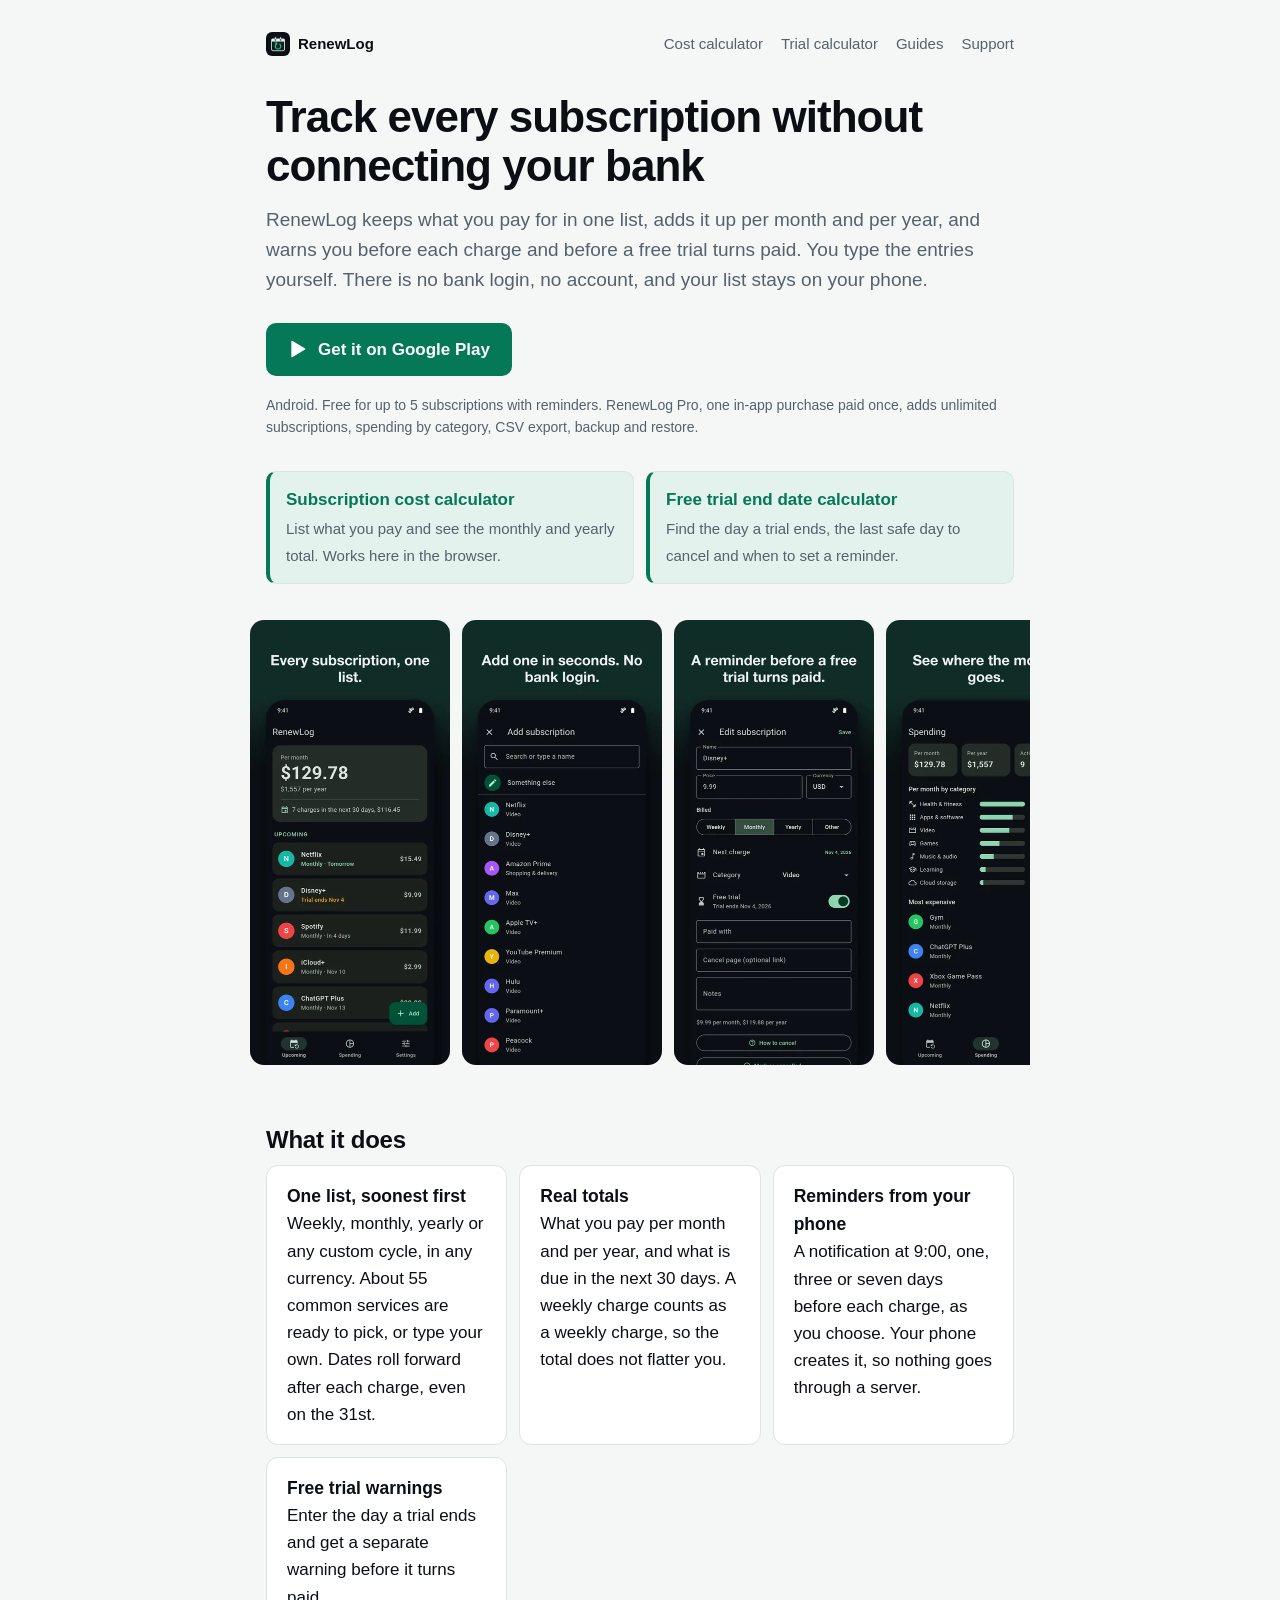
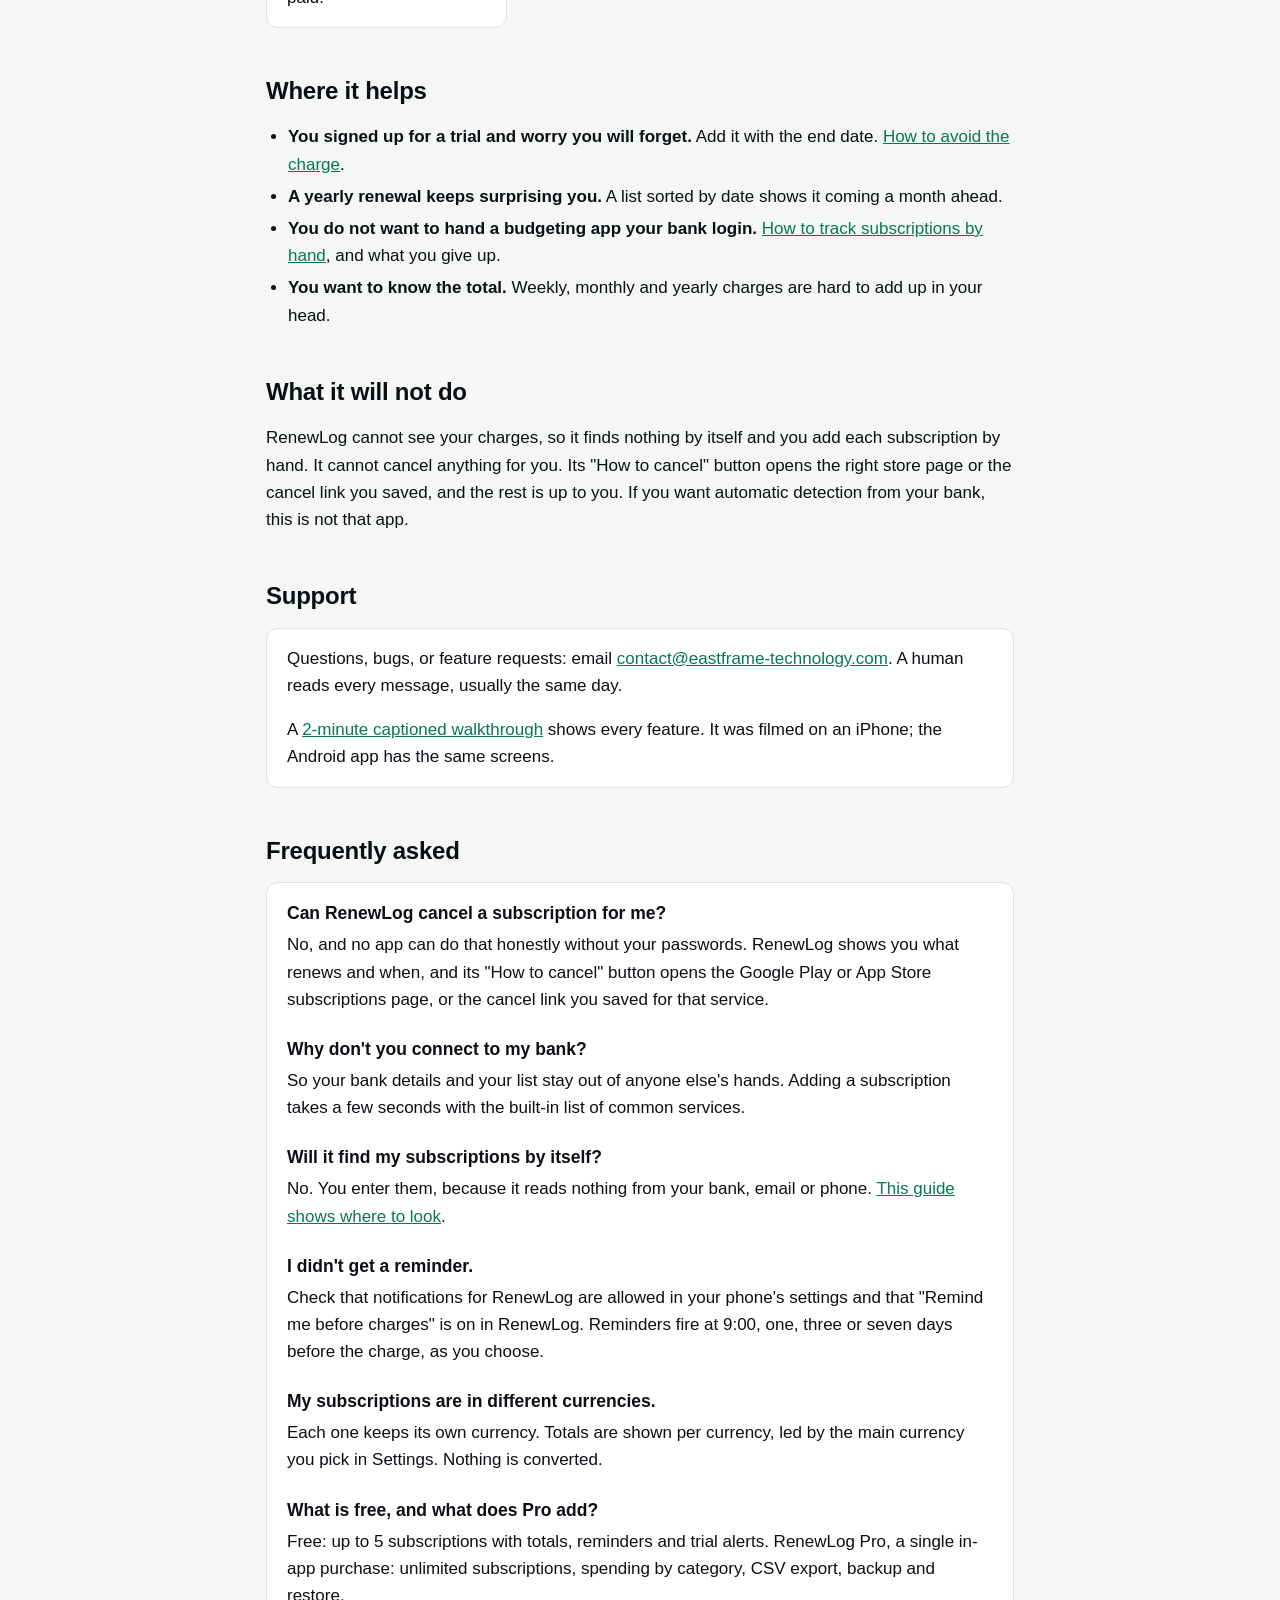
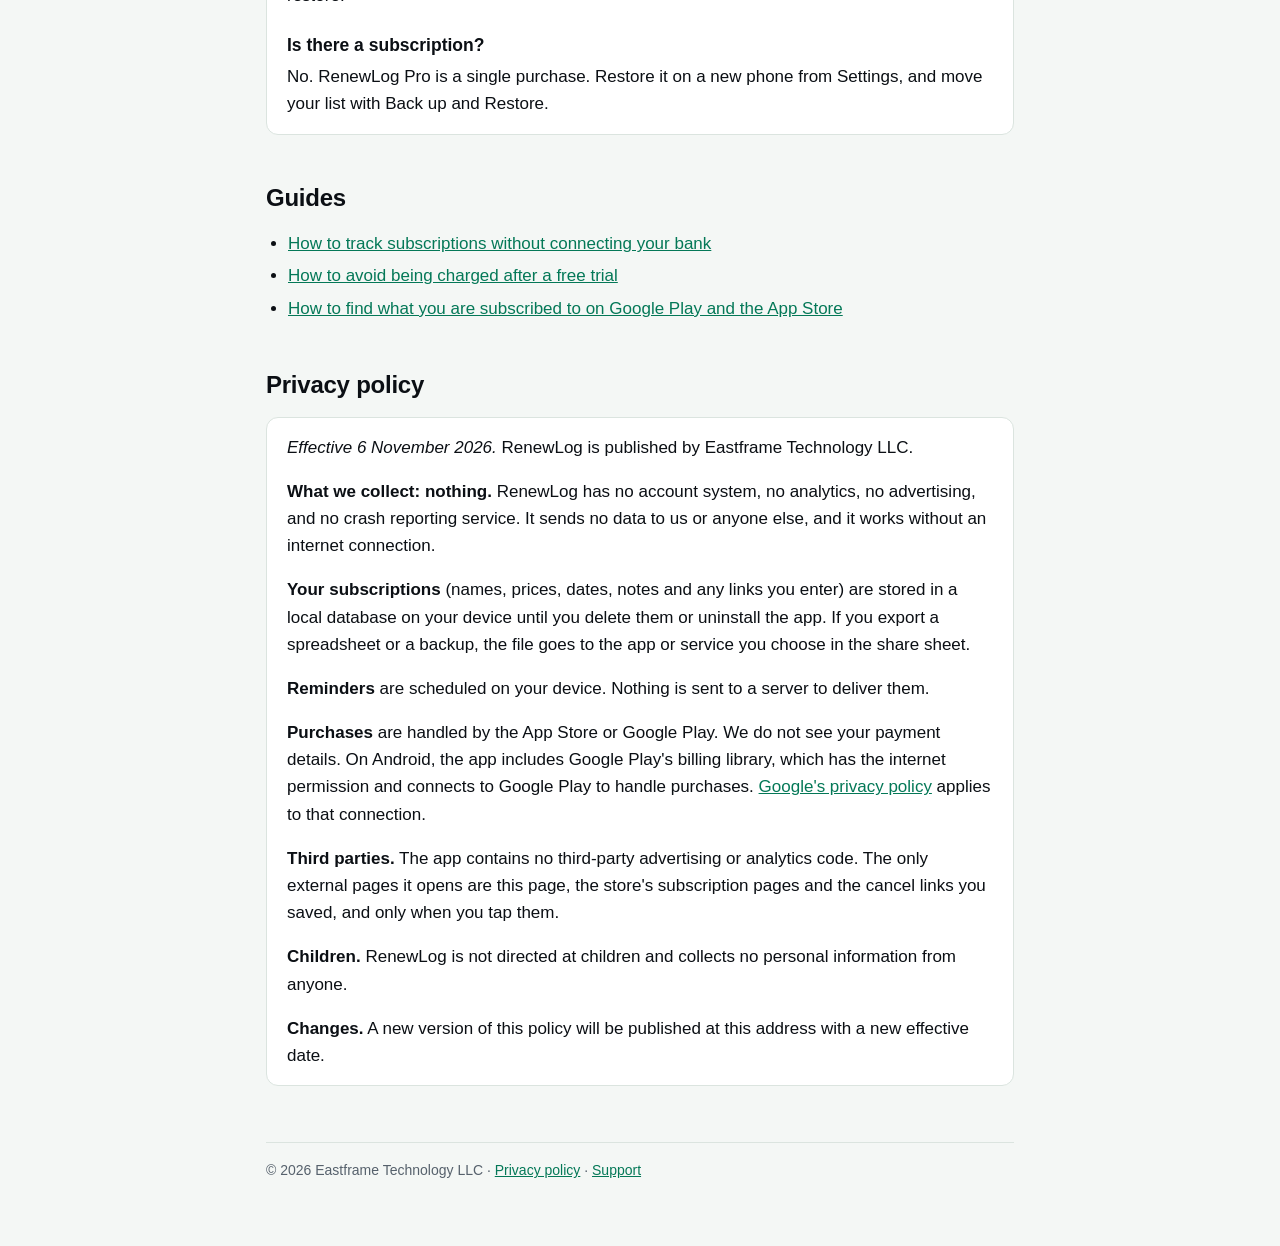
<file: index.html>
<!doctype html>
<html lang="en">
<head>
<meta charset="utf-8">
<meta name="viewport" content="width=device-width, initial-scale=1">
<title>RenewLog: subscription tracker with no bank login, for Android</title>
<meta name="description" content="Track subscriptions and free trials without connecting your bank. RenewLog shows monthly and yearly totals and reminds you before each charge. No ads, no account.">
<link rel="canonical" href="https://eastframe-technology.github.io/renewlog-support/">
<meta property="og:type" content="website">
<meta property="og:title" content="RenewLog: subscription tracker with no bank login">
<meta property="og:description" content="Track subscriptions and free trials without connecting your bank. RenewLog shows monthly and yearly totals and reminds you before each charge. No ads, no account.">
<meta property="og:image" content="https://eastframe-technology.github.io/renewlog-support/img/og.jpg">
<meta property="og:url" content="https://eastframe-technology.github.io/renewlog-support/">
<meta name="twitter:card" content="summary_large_image">
<link rel="icon" href="icon.png">
<link rel="stylesheet" href="style.css">
<script type="application/ld+json">
{"@context":"https://schema.org","@type":"MobileApplication","name":"RenewLog: Subscription Tracker","operatingSystem":"Android","applicationCategory":"FinanceApplication","description":"Subscription tracker with no bank login. Monthly and yearly totals, reminders before each charge and before a free trial ends. No ads, no subscription, no account.","downloadUrl":"https://play.google.com/store/apps/details?id=com.eastframe.renewlog","installUrl":"https://play.google.com/store/apps/details?id=com.eastframe.renewlog","image":"https://eastframe-technology.github.io/renewlog-support/img/og.jpg","offers":{"@type":"Offer","price":"0","priceCurrency":"USD"},"publisher":{"@type":"Organization","name":"Eastframe Technology LLC"}}
</script>
<script type="application/ld+json">
{"@context":"https://schema.org","@type":"FAQPage","mainEntity":[{"@type":"Question","name":"Can RenewLog cancel a subscription for me?","acceptedAnswer":{"@type":"Answer","text":"No, and no app can do that honestly without your passwords. RenewLog shows you what renews and when, and its \"How to cancel\" button opens the Google Play or App Store subscriptions page, or the cancel link you saved for that service."}},{"@type":"Question","name":"Why don't you connect to my bank?","acceptedAnswer":{"@type":"Answer","text":"So your bank details and your list stay out of anyone else's hands. Adding a subscription takes a few seconds with the built-in list of common services."}},{"@type":"Question","name":"Will it find my subscriptions by itself?","acceptedAnswer":{"@type":"Answer","text":"No. You enter them, because it reads nothing from your bank, email or phone. This guide shows where to look."}},{"@type":"Question","name":"I didn't get a reminder.","acceptedAnswer":{"@type":"Answer","text":"Check that notifications for RenewLog are allowed in your phone's settings and that \"Remind me before charges\" is on in RenewLog. Reminders fire at 9:00, one, three or seven days before the charge, as you choose."}},{"@type":"Question","name":"My subscriptions are in different currencies.","acceptedAnswer":{"@type":"Answer","text":"Each one keeps its own currency. Totals are shown per currency, led by the main currency you pick in Settings. Nothing is converted."}},{"@type":"Question","name":"What is free, and what does Pro add?","acceptedAnswer":{"@type":"Answer","text":"Free: up to 5 subscriptions with totals, reminders and trial alerts. RenewLog Pro, a single in-app purchase: unlimited subscriptions, spending by category, CSV export, backup and restore."}},{"@type":"Question","name":"Is there a subscription?","acceptedAnswer":{"@type":"Answer","text":"No. RenewLog Pro is a single purchase. Restore it on a new phone from Settings, and move your list with Back up and Restore."}}]}
</script>
</head>
<body>
<main>
  <nav><a class="home" href="./"><img src="icon.png" alt="" width="24" height="24">RenewLog</a><a href="tools/subscription-cost-calculator.html">Cost calculator</a><a href="tools/free-trial-calculator.html">Trial calculator</a><a href="guides/track-subscriptions-without-bank.html">Guides</a><a href="index.html#support">Support</a></nav>

  <h1>Track every subscription without connecting your bank</h1>
  <p class="lead">RenewLog keeps what you pay for in one list, adds it up per month and per year, and warns you before each charge and before a free trial turns paid. You type the entries yourself. There is no bank login, no account, and your list stays on your phone.</p>
  <a class="cta" href="https://play.google.com/store/apps/details?id=com.eastframe.renewlog"><svg viewBox="0 0 24 24" aria-hidden="true"><path fill="currentColor" d="M4 2.8v18.4c0 .6.6.9 1.1.6l15.4-9.2c.5-.3.5-.9 0-1.2L5.1 2.2C4.6 1.9 4 2.2 4 2.8z"/></svg>Get it on Google Play</a>
  <p class="note">Android. Free for up to 5 subscriptions with reminders. RenewLog Pro, one in-app purchase paid once, adds unlimited subscriptions, spending by category, CSV export, backup and restore.</p>

  <div class="tools">
    <a href="tools/subscription-cost-calculator.html"><strong>Subscription cost calculator</strong><span>List what you pay and see the monthly and yearly total. Works here in the browser.</span></a>
    <a href="tools/free-trial-calculator.html"><strong>Free trial end date calculator</strong><span>Find the day a trial ends, the last safe day to cancel and when to set a reminder.</span></a>
  </div>

  <div class="shots" aria-label="Screenshots from the Android app">
    <img src="img/shot-1.webp" width="400" height="889" alt="Upcoming list with monthly and yearly totals and the charges due in the next 30 days">
    <img src="img/shot-2.webp" width="400" height="889" alt="Add subscription screen with a list of common services" loading="lazy">
    <img src="img/shot-3.webp" width="400" height="889" alt="Editing a subscription with price, billing period, next charge and a free trial end date" loading="lazy">
    <img src="img/shot-4.webp" width="400" height="889" alt="Spending screen with totals by category" loading="lazy">
    <img src="img/shot-5.webp" width="400" height="889" alt="Settings with reminders one, three or seven days before a charge" loading="lazy">
    <img src="img/shot-6.webp" width="400" height="889" alt="The upcoming list in the light theme" loading="lazy">
  </div>

  <h2>What it does</h2>
  <div class="grid">
    <div class="card"><h3>One list, soonest first</h3>Weekly, monthly, yearly or any custom cycle, in any currency. About 55 common services are ready to pick, or type your own. Dates roll forward after each charge, even on the 31st.</div>
    <div class="card"><h3>Real totals</h3>What you pay per month and per year, and what is due in the next 30 days. A weekly charge counts as a weekly charge, so the total does not flatter you.</div>
    <div class="card"><h3>Reminders from your phone</h3>A notification at 9:00, one, three or seven days before each charge, as you choose. Your phone creates it, so nothing goes through a server.</div>
    <div class="card"><h3>Free trial warnings</h3>Enter the day a trial ends and get a separate warning before it turns paid.</div>
  </div>

  <h2>Where it helps</h2>
  <ul>
    <li><strong>You signed up for a trial and worry you will forget.</strong> Add it with the end date. <a href="guides/avoid-free-trial-charge.html">How to avoid the charge</a>.</li>
    <li><strong>A yearly renewal keeps surprising you.</strong> A list sorted by date shows it coming a month ahead.</li>
    <li><strong>You do not want to hand a budgeting app your bank login.</strong> <a href="guides/track-subscriptions-without-bank.html">How to track subscriptions by hand</a>, and what you give up.</li>
    <li><strong>You want to know the total.</strong> Weekly, monthly and yearly charges are hard to add up in your head.</li>
  </ul>

  <h2>What it will not do</h2>
  <p>RenewLog cannot see your charges, so it finds nothing by itself and you add each subscription by hand. It cannot cancel anything for you. Its "How to cancel" button opens the right store page or the cancel link you saved, and the rest is up to you. If you want automatic detection from your bank, this is not that app.</p>

  <h2 id="support">Support</h2>
  <div class="card">
    <p>Questions, bugs, or feature requests: email <a href="mailto:contact@eastframe-technology.com">contact@eastframe-technology.com</a>. A human reads every message, usually the same day.</p>
    <p>A <a href="renewlog-ios-demo.mp4">2-minute captioned walkthrough</a> shows every feature. It was filmed on an iPhone; the Android app has the same screens.</p>
  </div>

  <h2>Frequently asked</h2>
  <div class="card faq">
    <h3>Can RenewLog cancel a subscription for me?</h3>
    <p>No, and no app can do that honestly without your passwords. RenewLog shows you what renews and when, and its "How to cancel" button opens the Google Play or App Store subscriptions page, or the cancel link you saved for that service.</p>
    <h3>Why don't you connect to my bank?</h3>
    <p>So your bank details and your list stay out of anyone else's hands. Adding a subscription takes a few seconds with the built-in list of common services.</p>
    <h3>Will it find my subscriptions by itself?</h3>
    <p>No. You enter them, because it reads nothing from your bank, email or phone. <a href="guides/find-subscriptions-google-play-app-store.html">This guide shows where to look</a>.</p>
    <h3>I didn't get a reminder.</h3>
    <p>Check that notifications for RenewLog are allowed in your phone's settings and that "Remind me before charges" is on in RenewLog. Reminders fire at 9:00, one, three or seven days before the charge, as you choose.</p>
    <h3>My subscriptions are in different currencies.</h3>
    <p>Each one keeps its own currency. Totals are shown per currency, led by the main currency you pick in Settings. Nothing is converted.</p>
    <h3>What is free, and what does Pro add?</h3>
    <p>Free: up to 5 subscriptions with totals, reminders and trial alerts. RenewLog Pro, a single in-app purchase: unlimited subscriptions, spending by category, CSV export, backup and restore.</p>
    <h3>Is there a subscription?</h3>
    <p>No. RenewLog Pro is a single purchase. Restore it on a new phone from Settings, and move your list with Back up and Restore.</p>
  </div>

  <h2>Guides</h2>
  <ul>
    <li><a href="guides/track-subscriptions-without-bank.html">How to track subscriptions without connecting your bank</a></li>
    <li><a href="guides/avoid-free-trial-charge.html">How to avoid being charged after a free trial</a></li>
    <li><a href="guides/find-subscriptions-google-play-app-store.html">How to find what you are subscribed to on Google Play and the App Store</a></li>
  </ul>

  <h2 id="privacy">Privacy policy</h2>
  <div class="card">
    <p><em>Effective 6 November 2026.</em> RenewLog is published by Eastframe Technology LLC.</p>
    <p><strong>What we collect: nothing.</strong> RenewLog has no account system, no analytics, no advertising, and no crash reporting service. It sends no data to us or anyone else, and it works without an internet connection.</p>
    <p><strong>Your subscriptions</strong> (names, prices, dates, notes and any links you enter) are stored in a local database on your device until you delete them or uninstall the app. If you export a spreadsheet or a backup, the file goes to the app or service you choose in the share sheet.</p>
    <p><strong>Reminders</strong> are scheduled on your device. Nothing is sent to a server to deliver them.</p>
    <p><strong>Purchases</strong> are handled by the App Store or Google Play. We do not see your payment details. On Android, the app includes Google Play's billing library, which has the internet permission and connects to Google Play to handle purchases. <a href="https://policies.google.com/privacy">Google's privacy policy</a> applies to that connection.</p>
    <p><strong>Third parties.</strong> The app contains no third-party advertising or analytics code. The only external pages it opens are this page, the store's subscription pages and the cancel links you saved, and only when you tap them.</p>
    <p><strong>Children.</strong> RenewLog is not directed at children and collects no personal information from anyone.</p>
    <p><strong>Changes.</strong> A new version of this policy will be published at this address with a new effective date.</p>
  </div>

  <footer>© 2026 Eastframe Technology LLC · <a href="privacy.html">Privacy policy</a> · <a href="#support">Support</a></footer>
</main>
</body>
</html>
</file>
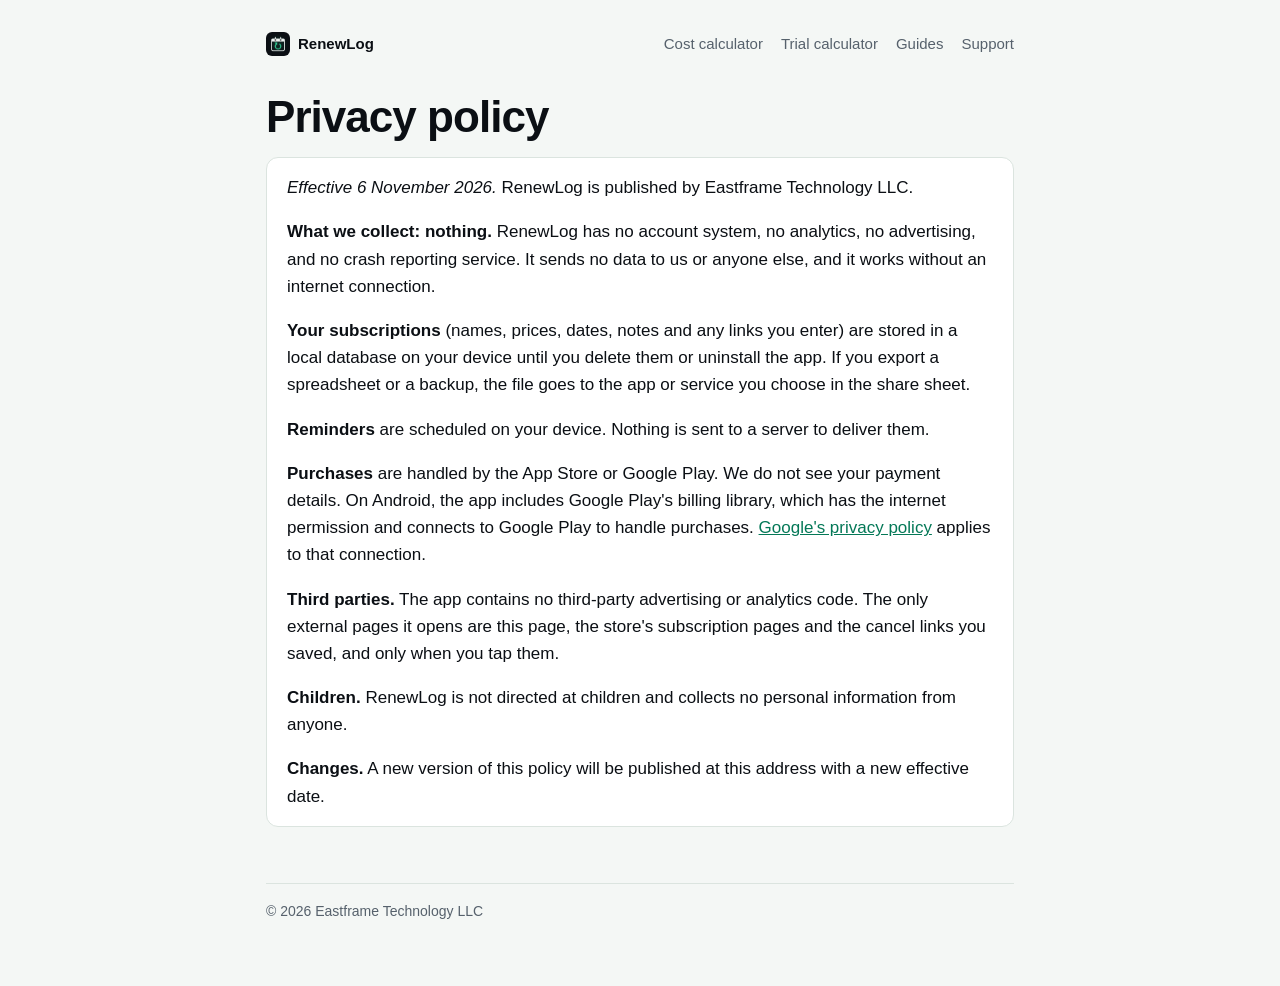
<file: privacy.html>
<!doctype html>
<html lang="en">
<head>
<meta charset="utf-8">
<meta name="viewport" content="width=device-width, initial-scale=1">
<title>RenewLog privacy policy</title>
<meta name="description" content="Privacy policy for RenewLog, the subscription tracker with no bank login. The app collects nothing.">
<link rel="canonical" href="https://eastframe-technology.github.io/renewlog-support/privacy.html">
<meta property="og:type" content="website">
<meta property="og:title" content="RenewLog privacy policy">
<meta property="og:description" content="Privacy policy for RenewLog, the subscription tracker with no bank login. The app collects nothing.">
<meta property="og:image" content="https://eastframe-technology.github.io/renewlog-support/img/og.jpg">
<meta property="og:url" content="https://eastframe-technology.github.io/renewlog-support/privacy.html">
<meta name="twitter:card" content="summary_large_image">
<link rel="icon" href="icon.png">
<link rel="stylesheet" href="style.css">
</head>
<body>
<main>
  <nav><a class="home" href="./"><img src="icon.png" alt="" width="24" height="24">RenewLog</a><a href="tools/subscription-cost-calculator.html">Cost calculator</a><a href="tools/free-trial-calculator.html">Trial calculator</a><a href="guides/track-subscriptions-without-bank.html">Guides</a><a href="index.html#support">Support</a></nav>
  <h1 id="privacy">Privacy policy</h1>
  <div class="card">
    <p><em>Effective 6 November 2026.</em> RenewLog is published by Eastframe Technology LLC.</p>
    <p><strong>What we collect: nothing.</strong> RenewLog has no account system, no analytics, no advertising, and no crash reporting service. It sends no data to us or anyone else, and it works without an internet connection.</p>
    <p><strong>Your subscriptions</strong> (names, prices, dates, notes and any links you enter) are stored in a local database on your device until you delete them or uninstall the app. If you export a spreadsheet or a backup, the file goes to the app or service you choose in the share sheet.</p>
    <p><strong>Reminders</strong> are scheduled on your device. Nothing is sent to a server to deliver them.</p>
    <p><strong>Purchases</strong> are handled by the App Store or Google Play. We do not see your payment details. On Android, the app includes Google Play's billing library, which has the internet permission and connects to Google Play to handle purchases. <a href="https://policies.google.com/privacy">Google's privacy policy</a> applies to that connection.</p>
    <p><strong>Third parties.</strong> The app contains no third-party advertising or analytics code. The only external pages it opens are this page, the store's subscription pages and the cancel links you saved, and only when you tap them.</p>
    <p><strong>Children.</strong> RenewLog is not directed at children and collects no personal information from anyone.</p>
    <p><strong>Changes.</strong> A new version of this policy will be published at this address with a new effective date.</p>
  </div>

  <footer>© 2026 Eastframe Technology LLC</footer>
</main>
</body>
</html>
</file>
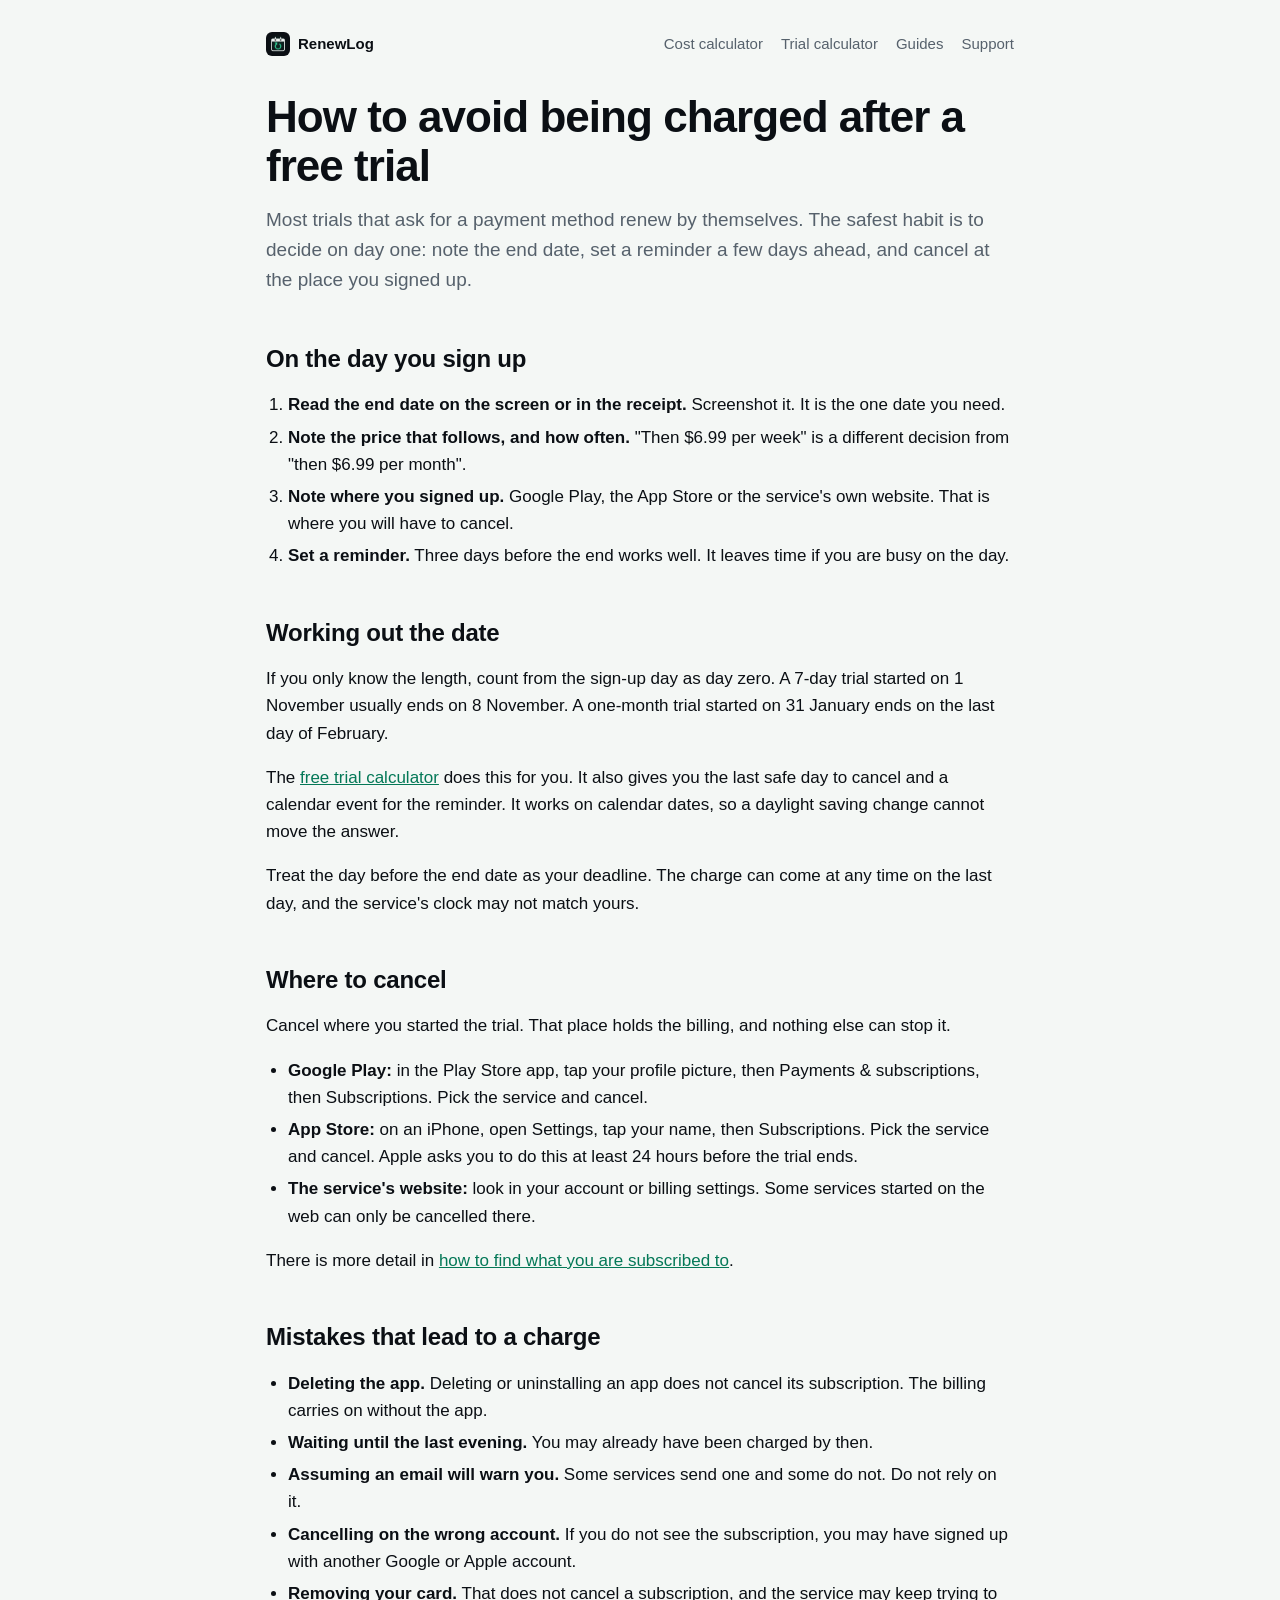
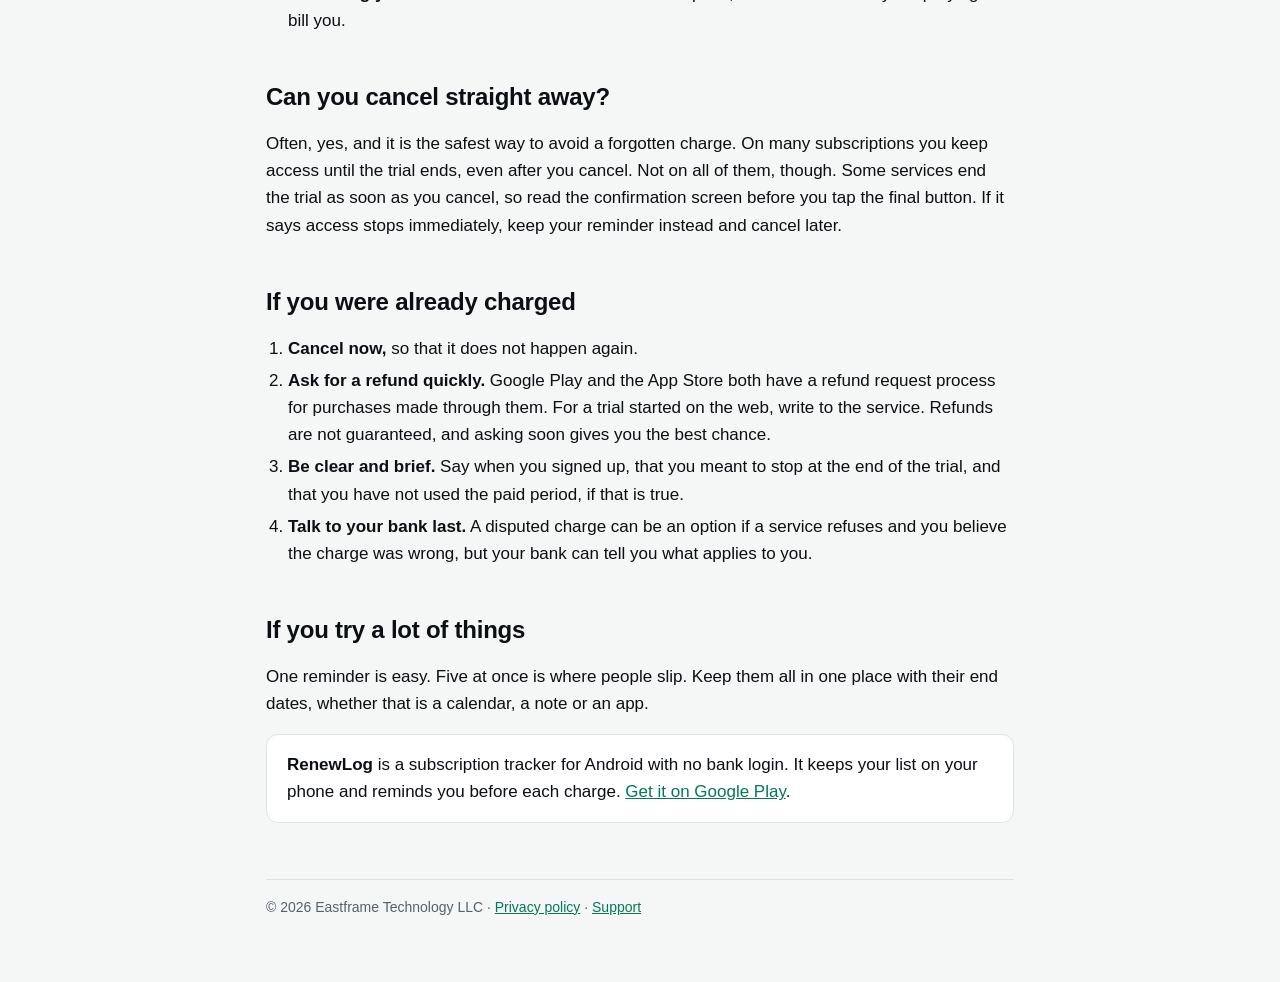
<file: guides/avoid-free-trial-charge.html>
<!doctype html>
<html lang="en">
<head>
<meta charset="utf-8">
<meta name="viewport" content="width=device-width, initial-scale=1">
<title>How to avoid being charged after a free trial</title>
<meta name="description" content="Most free trials turn paid by themselves. What to do on sign-up day, how to work out the date, where to cancel and what to do if you were already charged.">
<link rel="canonical" href="https://eastframe-technology.github.io/renewlog-support/guides/avoid-free-trial-charge.html">
<meta property="og:type" content="article">
<meta property="og:title" content="How to avoid being charged after a free trial">
<meta property="og:description" content="Most free trials turn paid by themselves. What to do on sign-up day, how to work out the date, where to cancel and what to do if you were already charged.">
<meta property="og:image" content="https://eastframe-technology.github.io/renewlog-support/img/og.jpg">
<meta property="og:url" content="https://eastframe-technology.github.io/renewlog-support/guides/avoid-free-trial-charge.html">
<meta name="twitter:card" content="summary_large_image">
<link rel="icon" href="../icon.png">
<link rel="stylesheet" href="../style.css">
<script type="application/ld+json">
{"@context":"https://schema.org","@type":"Article","headline":"How to avoid being charged after a free trial","description":"Most free trials turn paid by themselves. What to do on sign-up day, how to work out the date, where to cancel and what to do if you were already charged.","datePublished":"2026-11-06","author":{"@type":"Organization","name":"Eastframe Technology LLC"},"publisher":{"@type":"Organization","name":"Eastframe Technology LLC"},"image":"https://eastframe-technology.github.io/renewlog-support/img/og.jpg","mainEntityOfPage":"https://eastframe-technology.github.io/renewlog-support/guides/avoid-free-trial-charge.html"}
</script>
</head>
<body>
<main>
  <nav><a class="home" href="../"><img src="../icon.png" alt="" width="24" height="24">RenewLog</a><a href="../tools/subscription-cost-calculator.html">Cost calculator</a><a href="../tools/free-trial-calculator.html">Trial calculator</a><a href="../guides/track-subscriptions-without-bank.html">Guides</a><a href="../index.html#support">Support</a></nav>
  <article>
  <h1>How to avoid being charged after a free trial</h1>
  <p class="lead">Most trials that ask for a payment method renew by themselves. The safest habit is to decide on day one: note the end date, set a reminder a few days ahead, and cancel at the place you signed up.</p>
  <h2>On the day you sign up</h2>
  <ol>
    <li><strong>Read the end date on the screen or in the receipt.</strong> Screenshot it. It is the one date you need.</li>
    <li><strong>Note the price that follows, and how often.</strong> "Then $6.99 per week" is a different decision from "then $6.99 per month".</li>
    <li><strong>Note where you signed up.</strong> Google Play, the App Store or the service's own website. That is where you will have to cancel.</li>
    <li><strong>Set a reminder.</strong> Three days before the end works well. It leaves time if you are busy on the day.</li>
  </ol>

  <h2>Working out the date</h2>
  <p>If you only know the length, count from the sign-up day as day zero. A 7-day trial started on 1 November usually ends on 8 November. A one-month trial started on 31 January ends on the last day of February.</p>
  <p>The <a href="../tools/free-trial-calculator.html">free trial calculator</a> does this for you. It also gives you the last safe day to cancel and a calendar event for the reminder. It works on calendar dates, so a daylight saving change cannot move the answer.</p>
  <p>Treat the day before the end date as your deadline. The charge can come at any time on the last day, and the service's clock may not match yours.</p>

  <h2>Where to cancel</h2>
  <p>Cancel where you started the trial. That place holds the billing, and nothing else can stop it.</p>
  <ul>
    <li><strong>Google Play:</strong> in the Play Store app, tap your profile picture, then Payments &amp; subscriptions, then Subscriptions. Pick the service and cancel.</li>
    <li><strong>App Store:</strong> on an iPhone, open Settings, tap your name, then Subscriptions. Pick the service and cancel. Apple asks you to do this at least 24 hours before the trial ends.</li>
    <li><strong>The service's website:</strong> look in your account or billing settings. Some services started on the web can only be cancelled there.</li>
  </ul>
  <p>There is more detail in <a href="find-subscriptions-google-play-app-store.html">how to find what you are subscribed to</a>.</p>

  <h2>Mistakes that lead to a charge</h2>
  <ul>
    <li><strong>Deleting the app.</strong> Deleting or uninstalling an app does not cancel its subscription. The billing carries on without the app.</li>
    <li><strong>Waiting until the last evening.</strong> You may already have been charged by then.</li>
    <li><strong>Assuming an email will warn you.</strong> Some services send one and some do not. Do not rely on it.</li>
    <li><strong>Cancelling on the wrong account.</strong> If you do not see the subscription, you may have signed up with another Google or Apple account.</li>
    <li><strong>Removing your card.</strong> That does not cancel a subscription, and the service may keep trying to bill you.</li>
  </ul>

  <h2>Can you cancel straight away?</h2>
  <p>Often, yes, and it is the safest way to avoid a forgotten charge. On many subscriptions you keep access until the trial ends, even after you cancel. Not on all of them, though. Some services end the trial as soon as you cancel, so read the confirmation screen before you tap the final button. If it says access stops immediately, keep your reminder instead and cancel later.</p>

  <h2>If you were already charged</h2>
  <ol>
    <li><strong>Cancel now,</strong> so that it does not happen again.</li>
    <li><strong>Ask for a refund quickly.</strong> Google Play and the App Store both have a refund request process for purchases made through them. For a trial started on the web, write to the service. Refunds are not guaranteed, and asking soon gives you the best chance.</li>
    <li><strong>Be clear and brief.</strong> Say when you signed up, that you meant to stop at the end of the trial, and that you have not used the paid period, if that is true.</li>
    <li><strong>Talk to your bank last.</strong> A disputed charge can be an option if a service refuses and you believe the charge was wrong, but your bank can tell you what applies to you.</li>
  </ol>

  <h2>If you try a lot of things</h2>
  <p>One reminder is easy. Five at once is where people slip. Keep them all in one place with their end dates, whether that is a calendar, a note or an app.</p>

  <div class="card"><strong>RenewLog</strong> is a subscription tracker for Android with no bank login. It keeps your list on your phone and reminds you before each charge. <a href="https://play.google.com/store/apps/details?id=com.eastframe.renewlog">Get it on Google Play</a>.</div>
  </article>
  <footer>© 2026 Eastframe Technology LLC · <a href="../privacy.html">Privacy policy</a> · <a href="../#support">Support</a></footer>
</main>
</body>
</html>
</file>
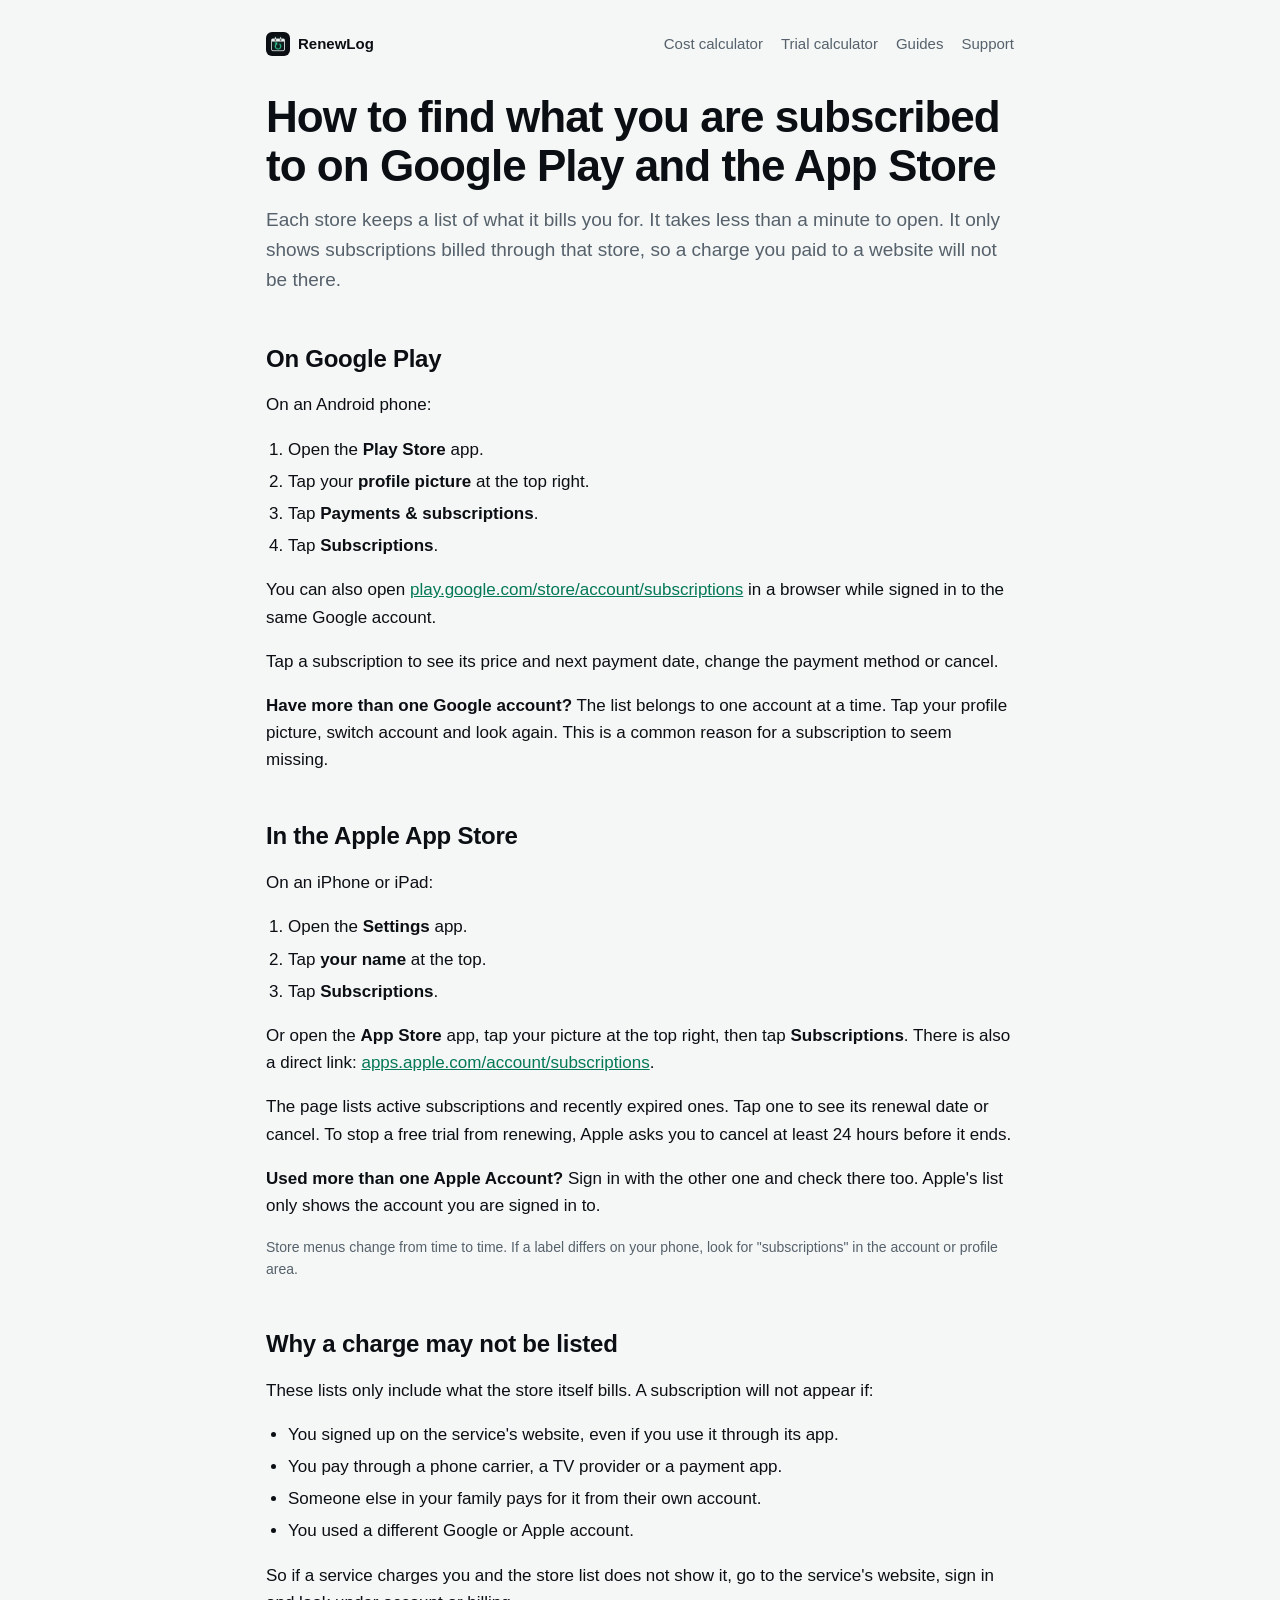
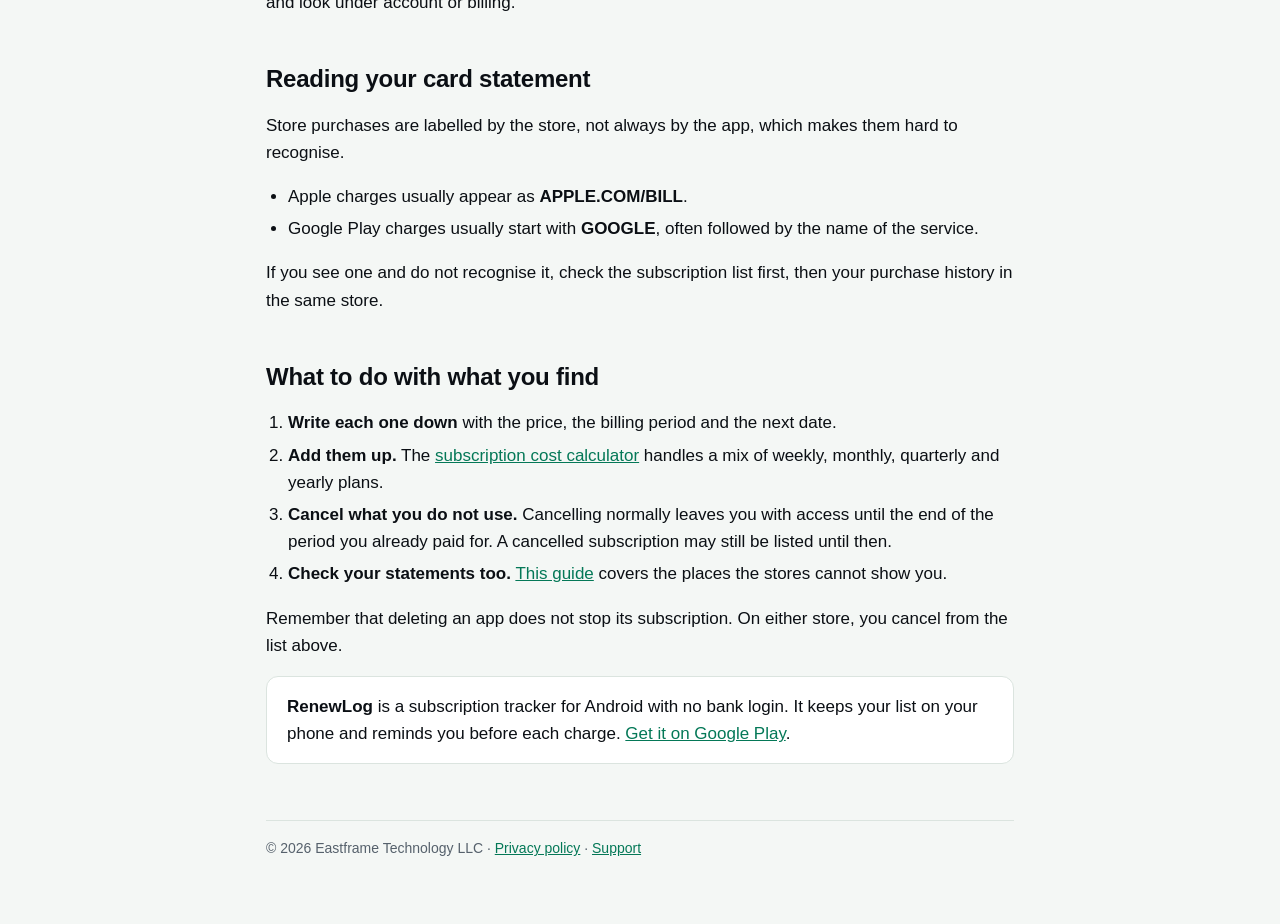
<file: guides/find-subscriptions-google-play-app-store.html>
<!doctype html>
<html lang="en">
<head>
<meta charset="utf-8">
<meta name="viewport" content="width=device-width, initial-scale=1">
<title>How to see your subscriptions on Google Play and the App Store</title>
<meta name="description" content="Step by step: where to see and cancel your subscriptions on Google Play and in the Apple App Store, and why something on your statement may not be listed there.">
<link rel="canonical" href="https://eastframe-technology.github.io/renewlog-support/guides/find-subscriptions-google-play-app-store.html">
<meta property="og:type" content="article">
<meta property="og:title" content="How to find what you are subscribed to on Google Play and the App Store">
<meta property="og:description" content="Step by step: where to see and cancel your subscriptions on Google Play and in the Apple App Store, and why something on your statement may not be listed there.">
<meta property="og:image" content="https://eastframe-technology.github.io/renewlog-support/img/og.jpg">
<meta property="og:url" content="https://eastframe-technology.github.io/renewlog-support/guides/find-subscriptions-google-play-app-store.html">
<meta name="twitter:card" content="summary_large_image">
<link rel="icon" href="../icon.png">
<link rel="stylesheet" href="../style.css">
<script type="application/ld+json">
{"@context":"https://schema.org","@type":"Article","headline":"How to find what you are subscribed to on Google Play and the App Store","description":"Step by step: where to see and cancel your subscriptions on Google Play and in the Apple App Store, and why something on your statement may not be listed there.","datePublished":"2026-11-06","author":{"@type":"Organization","name":"Eastframe Technology LLC"},"publisher":{"@type":"Organization","name":"Eastframe Technology LLC"},"image":"https://eastframe-technology.github.io/renewlog-support/img/og.jpg","mainEntityOfPage":"https://eastframe-technology.github.io/renewlog-support/guides/find-subscriptions-google-play-app-store.html"}
</script>
</head>
<body>
<main>
  <nav><a class="home" href="../"><img src="../icon.png" alt="" width="24" height="24">RenewLog</a><a href="../tools/subscription-cost-calculator.html">Cost calculator</a><a href="../tools/free-trial-calculator.html">Trial calculator</a><a href="../guides/track-subscriptions-without-bank.html">Guides</a><a href="../index.html#support">Support</a></nav>
  <article>
  <h1>How to find what you are subscribed to on Google Play and the App Store</h1>
  <p class="lead">Each store keeps a list of what it bills you for. It takes less than a minute to open. It only shows subscriptions billed through that store, so a charge you paid to a website will not be there.</p>
  <h2>On Google Play</h2>
  <p>On an Android phone:</p>
  <ol>
    <li>Open the <strong>Play Store</strong> app.</li>
    <li>Tap your <strong>profile picture</strong> at the top right.</li>
    <li>Tap <strong>Payments &amp; subscriptions</strong>.</li>
    <li>Tap <strong>Subscriptions</strong>.</li>
  </ol>
  <p>You can also open <a href="https://play.google.com/store/account/subscriptions">play.google.com/store/account/subscriptions</a> in a browser while signed in to the same Google account.</p>
  <p>Tap a subscription to see its price and next payment date, change the payment method or cancel.</p>
  <p><strong>Have more than one Google account?</strong> The list belongs to one account at a time. Tap your profile picture, switch account and look again. This is a common reason for a subscription to seem missing.</p>

  <h2>In the Apple App Store</h2>
  <p>On an iPhone or iPad:</p>
  <ol>
    <li>Open the <strong>Settings</strong> app.</li>
    <li>Tap <strong>your name</strong> at the top.</li>
    <li>Tap <strong>Subscriptions</strong>.</li>
  </ol>
  <p>Or open the <strong>App Store</strong> app, tap your picture at the top right, then tap <strong>Subscriptions</strong>. There is also a direct link: <a href="https://apps.apple.com/account/subscriptions">apps.apple.com/account/subscriptions</a>.</p>
  <p>The page lists active subscriptions and recently expired ones. Tap one to see its renewal date or cancel. To stop a free trial from renewing, Apple asks you to cancel at least 24 hours before it ends.</p>
  <p><strong>Used more than one Apple Account?</strong> Sign in with the other one and check there too. Apple's list only shows the account you are signed in to.</p>
  <p class="note">Store menus change from time to time. If a label differs on your phone, look for "subscriptions" in the account or profile area.</p>

  <h2>Why a charge may not be listed</h2>
  <p>These lists only include what the store itself bills. A subscription will not appear if:</p>
  <ul>
    <li>You signed up on the service's website, even if you use it through its app.</li>
    <li>You pay through a phone carrier, a TV provider or a payment app.</li>
    <li>Someone else in your family pays for it from their own account.</li>
    <li>You used a different Google or Apple account.</li>
  </ul>
  <p>So if a service charges you and the store list does not show it, go to the service's website, sign in and look under account or billing.</p>

  <h2>Reading your card statement</h2>
  <p>Store purchases are labelled by the store, not always by the app, which makes them hard to recognise.</p>
  <ul>
    <li>Apple charges usually appear as <strong>APPLE.COM/BILL</strong>.</li>
    <li>Google Play charges usually start with <strong>GOOGLE</strong>, often followed by the name of the service.</li>
  </ul>
  <p>If you see one and do not recognise it, check the subscription list first, then your purchase history in the same store.</p>

  <h2>What to do with what you find</h2>
  <ol>
    <li><strong>Write each one down</strong> with the price, the billing period and the next date.</li>
    <li><strong>Add them up.</strong> The <a href="../tools/subscription-cost-calculator.html">subscription cost calculator</a> handles a mix of weekly, monthly, quarterly and yearly plans.</li>
    <li><strong>Cancel what you do not use.</strong> Cancelling normally leaves you with access until the end of the period you already paid for. A cancelled subscription may still be listed until then.</li>
    <li><strong>Check your statements too.</strong> <a href="track-subscriptions-without-bank.html">This guide</a> covers the places the stores cannot show you.</li>
  </ol>
  <p>Remember that deleting an app does not stop its subscription. On either store, you cancel from the list above.</p>

  <div class="card"><strong>RenewLog</strong> is a subscription tracker for Android with no bank login. It keeps your list on your phone and reminds you before each charge. <a href="https://play.google.com/store/apps/details?id=com.eastframe.renewlog">Get it on Google Play</a>.</div>
  </article>
  <footer>© 2026 Eastframe Technology LLC · <a href="../privacy.html">Privacy policy</a> · <a href="../#support">Support</a></footer>
</main>
</body>
</html>
</file>
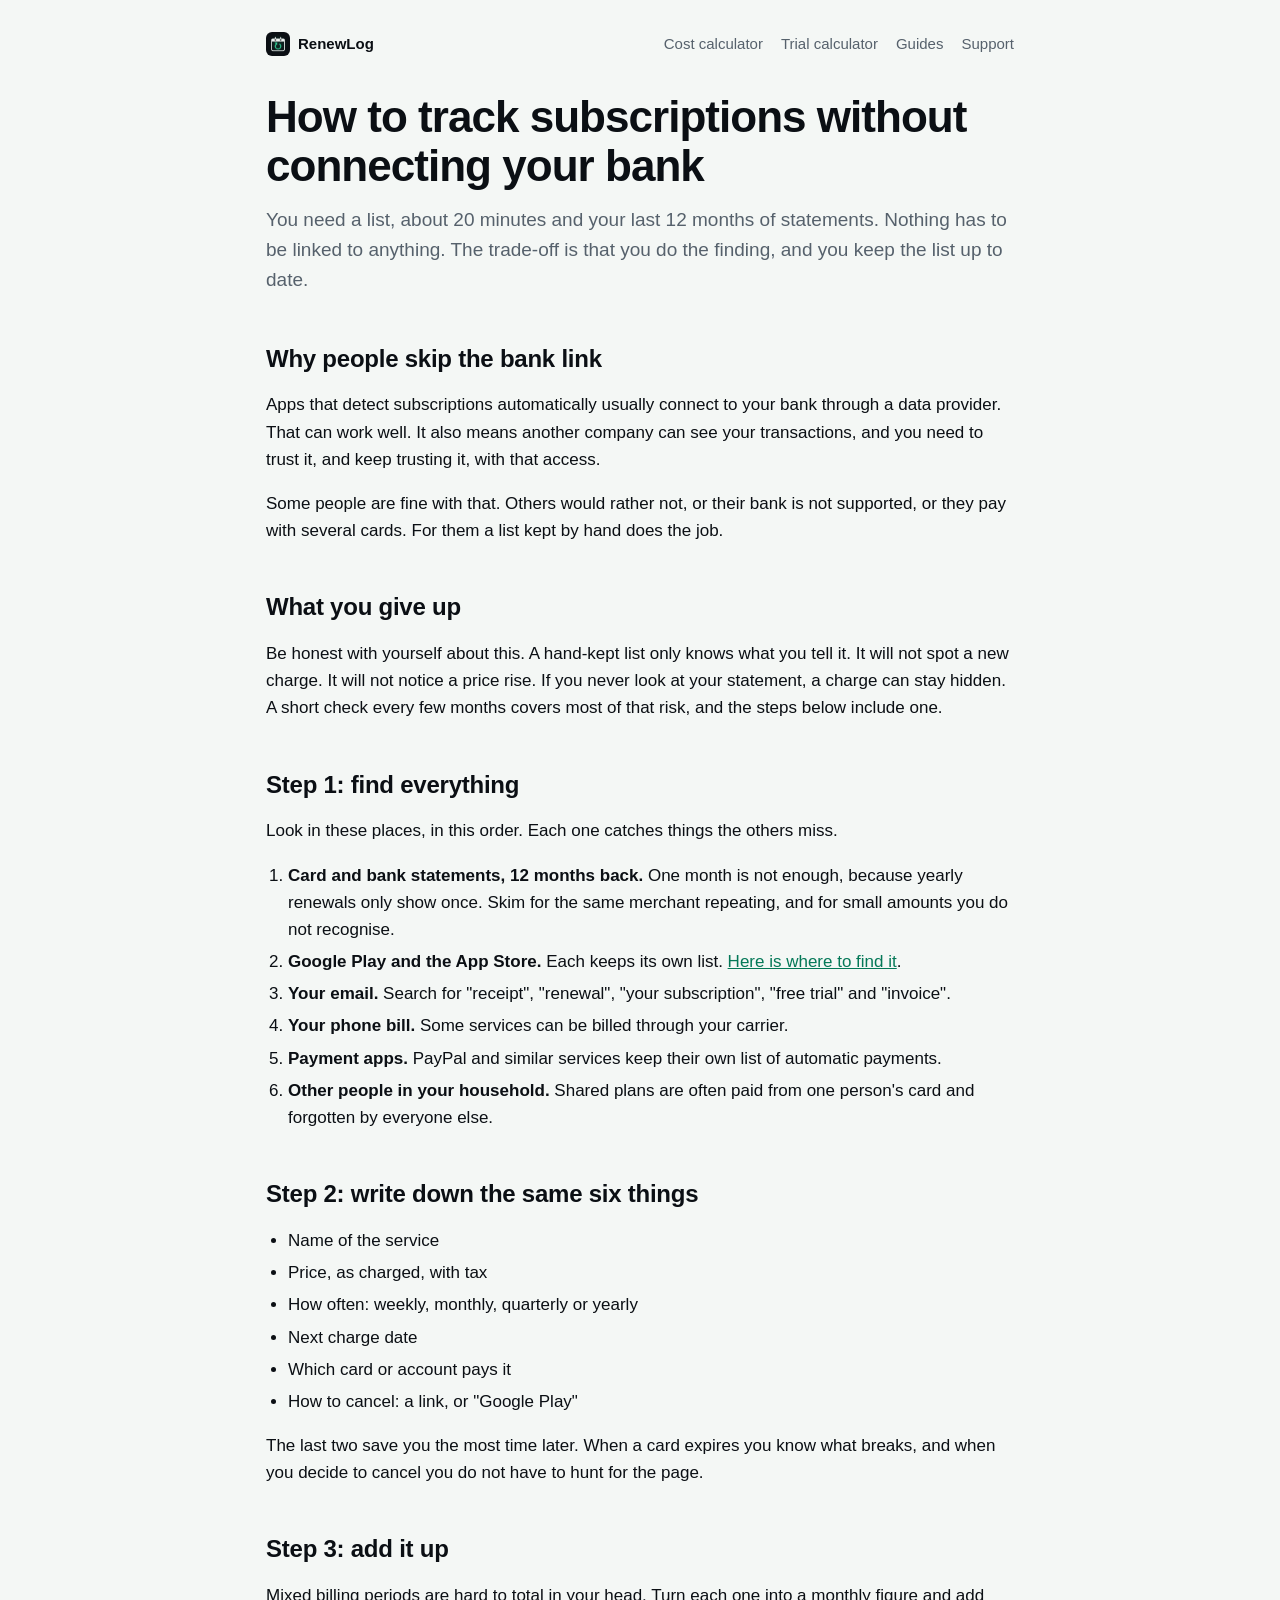
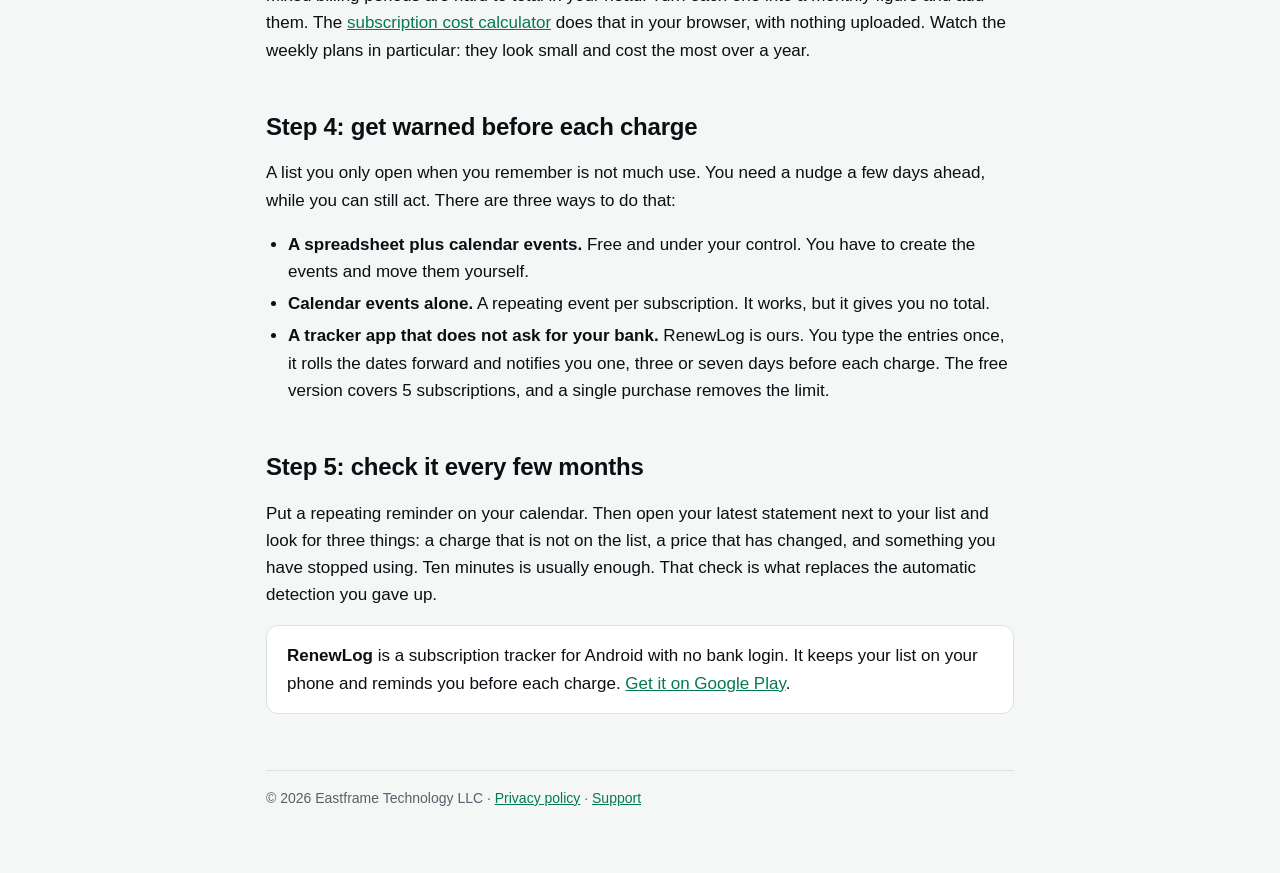
<file: guides/track-subscriptions-without-bank.html>
<!doctype html>
<html lang="en">
<head>
<meta charset="utf-8">
<meta name="viewport" content="width=device-width, initial-scale=1">
<title>How to track subscriptions without connecting your bank</title>
<meta name="description" content="You can track every subscription by hand in about 20 minutes, without linking a bank account. Where to look, what to write down and what you give up.">
<link rel="canonical" href="https://eastframe-technology.github.io/renewlog-support/guides/track-subscriptions-without-bank.html">
<meta property="og:type" content="article">
<meta property="og:title" content="How to track subscriptions without connecting your bank">
<meta property="og:description" content="You can track every subscription by hand in about 20 minutes, without linking a bank account. Where to look, what to write down and what you give up.">
<meta property="og:image" content="https://eastframe-technology.github.io/renewlog-support/img/og.jpg">
<meta property="og:url" content="https://eastframe-technology.github.io/renewlog-support/guides/track-subscriptions-without-bank.html">
<meta name="twitter:card" content="summary_large_image">
<link rel="icon" href="../icon.png">
<link rel="stylesheet" href="../style.css">
<script type="application/ld+json">
{"@context":"https://schema.org","@type":"Article","headline":"How to track subscriptions without connecting your bank","description":"You can track every subscription by hand in about 20 minutes, without linking a bank account. Where to look, what to write down and what you give up.","datePublished":"2026-11-06","author":{"@type":"Organization","name":"Eastframe Technology LLC"},"publisher":{"@type":"Organization","name":"Eastframe Technology LLC"},"image":"https://eastframe-technology.github.io/renewlog-support/img/og.jpg","mainEntityOfPage":"https://eastframe-technology.github.io/renewlog-support/guides/track-subscriptions-without-bank.html"}
</script>
</head>
<body>
<main>
  <nav><a class="home" href="../"><img src="../icon.png" alt="" width="24" height="24">RenewLog</a><a href="../tools/subscription-cost-calculator.html">Cost calculator</a><a href="../tools/free-trial-calculator.html">Trial calculator</a><a href="../guides/track-subscriptions-without-bank.html">Guides</a><a href="../index.html#support">Support</a></nav>
  <article>
  <h1>How to track subscriptions without connecting your bank</h1>
  <p class="lead">You need a list, about 20 minutes and your last 12 months of statements. Nothing has to be linked to anything. The trade-off is that you do the finding, and you keep the list up to date.</p>
  <h2>Why people skip the bank link</h2>
  <p>Apps that detect subscriptions automatically usually connect to your bank through a data provider. That can work well. It also means another company can see your transactions, and you need to trust it, and keep trusting it, with that access.</p>
  <p>Some people are fine with that. Others would rather not, or their bank is not supported, or they pay with several cards. For them a list kept by hand does the job.</p>

  <h2>What you give up</h2>
  <p>Be honest with yourself about this. A hand-kept list only knows what you tell it. It will not spot a new charge. It will not notice a price rise. If you never look at your statement, a charge can stay hidden. A short check every few months covers most of that risk, and the steps below include one.</p>

  <h2>Step 1: find everything</h2>
  <p>Look in these places, in this order. Each one catches things the others miss.</p>
  <ol>
    <li><strong>Card and bank statements, 12 months back.</strong> One month is not enough, because yearly renewals only show once. Skim for the same merchant repeating, and for small amounts you do not recognise.</li>
    <li><strong>Google Play and the App Store.</strong> Each keeps its own list. <a href="find-subscriptions-google-play-app-store.html">Here is where to find it</a>.</li>
    <li><strong>Your email.</strong> Search for "receipt", "renewal", "your subscription", "free trial" and "invoice".</li>
    <li><strong>Your phone bill.</strong> Some services can be billed through your carrier.</li>
    <li><strong>Payment apps.</strong> PayPal and similar services keep their own list of automatic payments.</li>
    <li><strong>Other people in your household.</strong> Shared plans are often paid from one person's card and forgotten by everyone else.</li>
  </ol>

  <h2>Step 2: write down the same six things</h2>
  <ul>
    <li>Name of the service</li>
    <li>Price, as charged, with tax</li>
    <li>How often: weekly, monthly, quarterly or yearly</li>
    <li>Next charge date</li>
    <li>Which card or account pays it</li>
    <li>How to cancel: a link, or "Google Play"</li>
  </ul>
  <p>The last two save you the most time later. When a card expires you know what breaks, and when you decide to cancel you do not have to hunt for the page.</p>

  <h2>Step 3: add it up</h2>
  <p>Mixed billing periods are hard to total in your head. Turn each one into a monthly figure and add them. The <a href="../tools/subscription-cost-calculator.html">subscription cost calculator</a> does that in your browser, with nothing uploaded. Watch the weekly plans in particular: they look small and cost the most over a year.</p>

  <h2>Step 4: get warned before each charge</h2>
  <p>A list you only open when you remember is not much use. You need a nudge a few days ahead, while you can still act. There are three ways to do that:</p>
  <ul>
    <li><strong>A spreadsheet plus calendar events.</strong> Free and under your control. You have to create the events and move them yourself.</li>
    <li><strong>Calendar events alone.</strong> A repeating event per subscription. It works, but it gives you no total.</li>
    <li><strong>A tracker app that does not ask for your bank.</strong> RenewLog is ours. You type the entries once, it rolls the dates forward and notifies you one, three or seven days before each charge. The free version covers 5 subscriptions, and a single purchase removes the limit.</li>
  </ul>

  <h2>Step 5: check it every few months</h2>
  <p>Put a repeating reminder on your calendar. Then open your latest statement next to your list and look for three things: a charge that is not on the list, a price that has changed, and something you have stopped using. Ten minutes is usually enough. That check is what replaces the automatic detection you gave up.</p>

  <div class="card"><strong>RenewLog</strong> is a subscription tracker for Android with no bank login. It keeps your list on your phone and reminds you before each charge. <a href="https://play.google.com/store/apps/details?id=com.eastframe.renewlog">Get it on Google Play</a>.</div>
  </article>
  <footer>© 2026 Eastframe Technology LLC · <a href="../privacy.html">Privacy policy</a> · <a href="../#support">Support</a></footer>
</main>
</body>
</html>
</file>
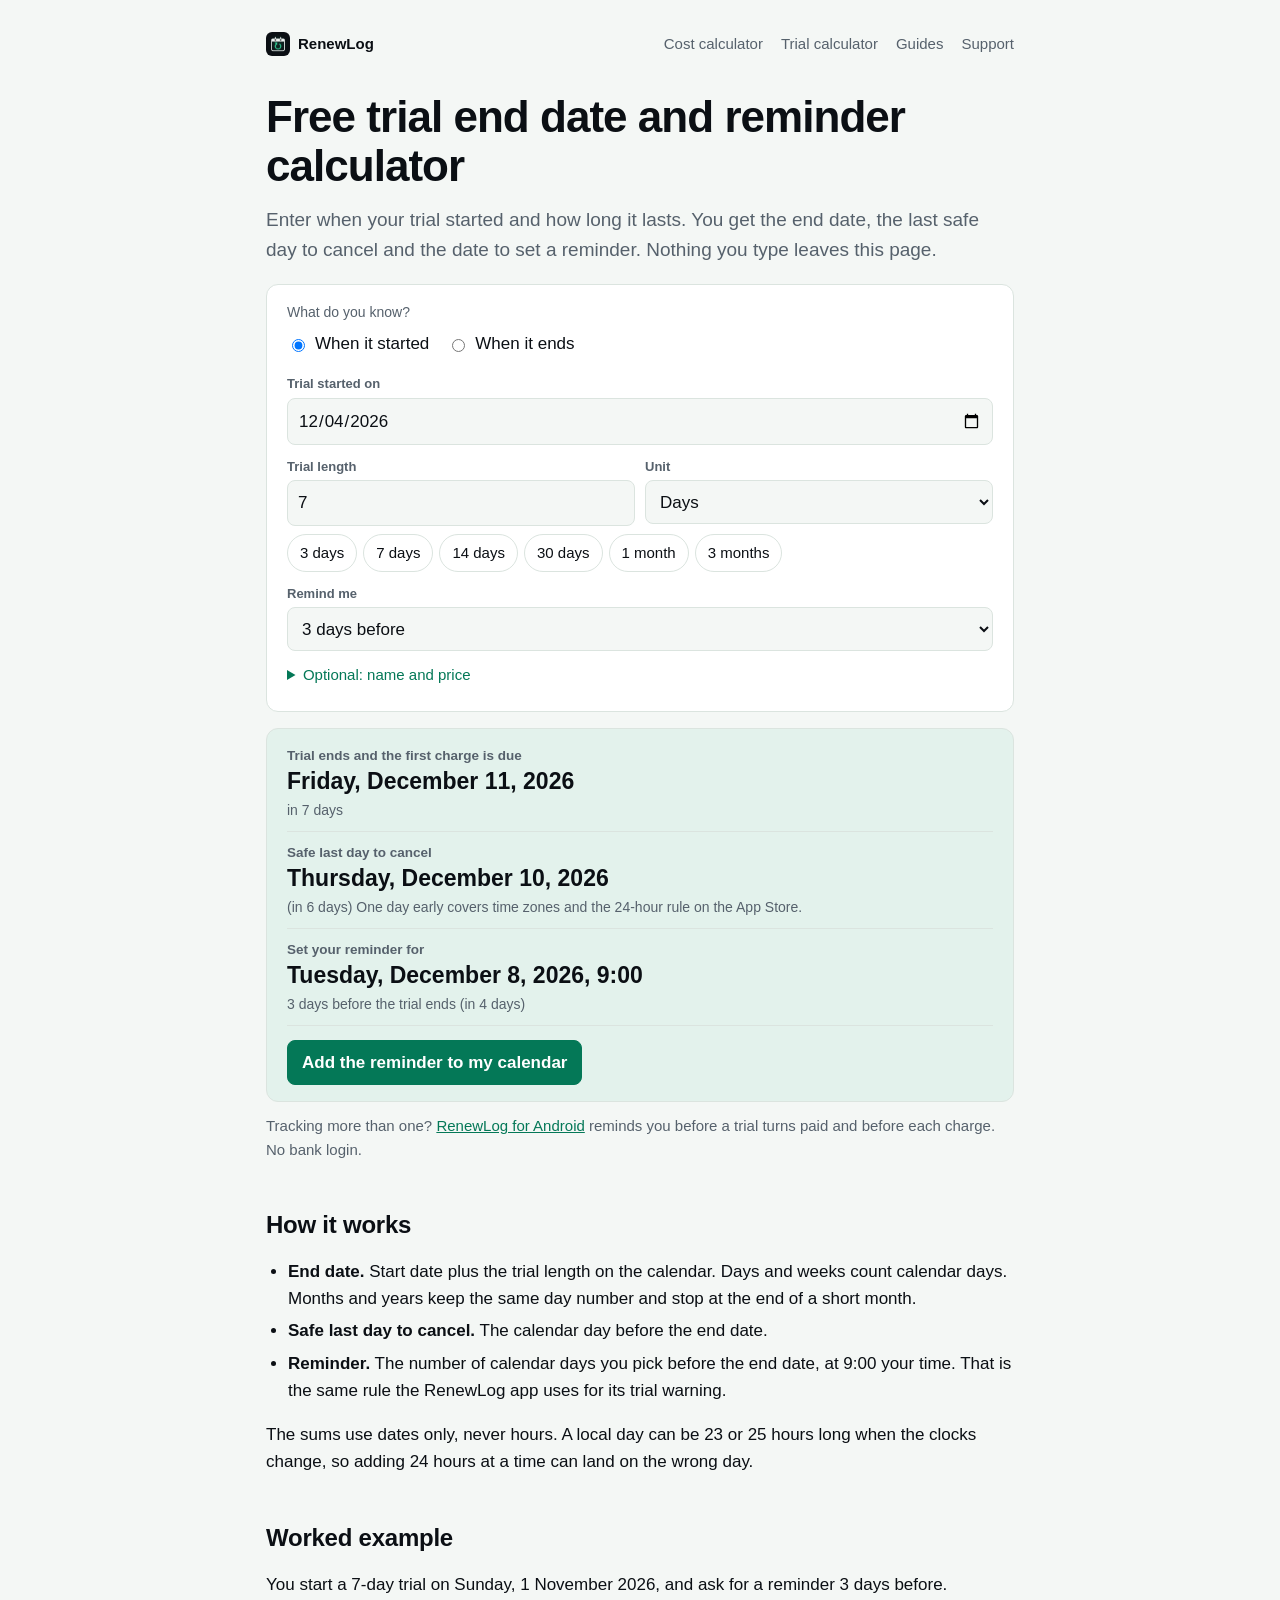
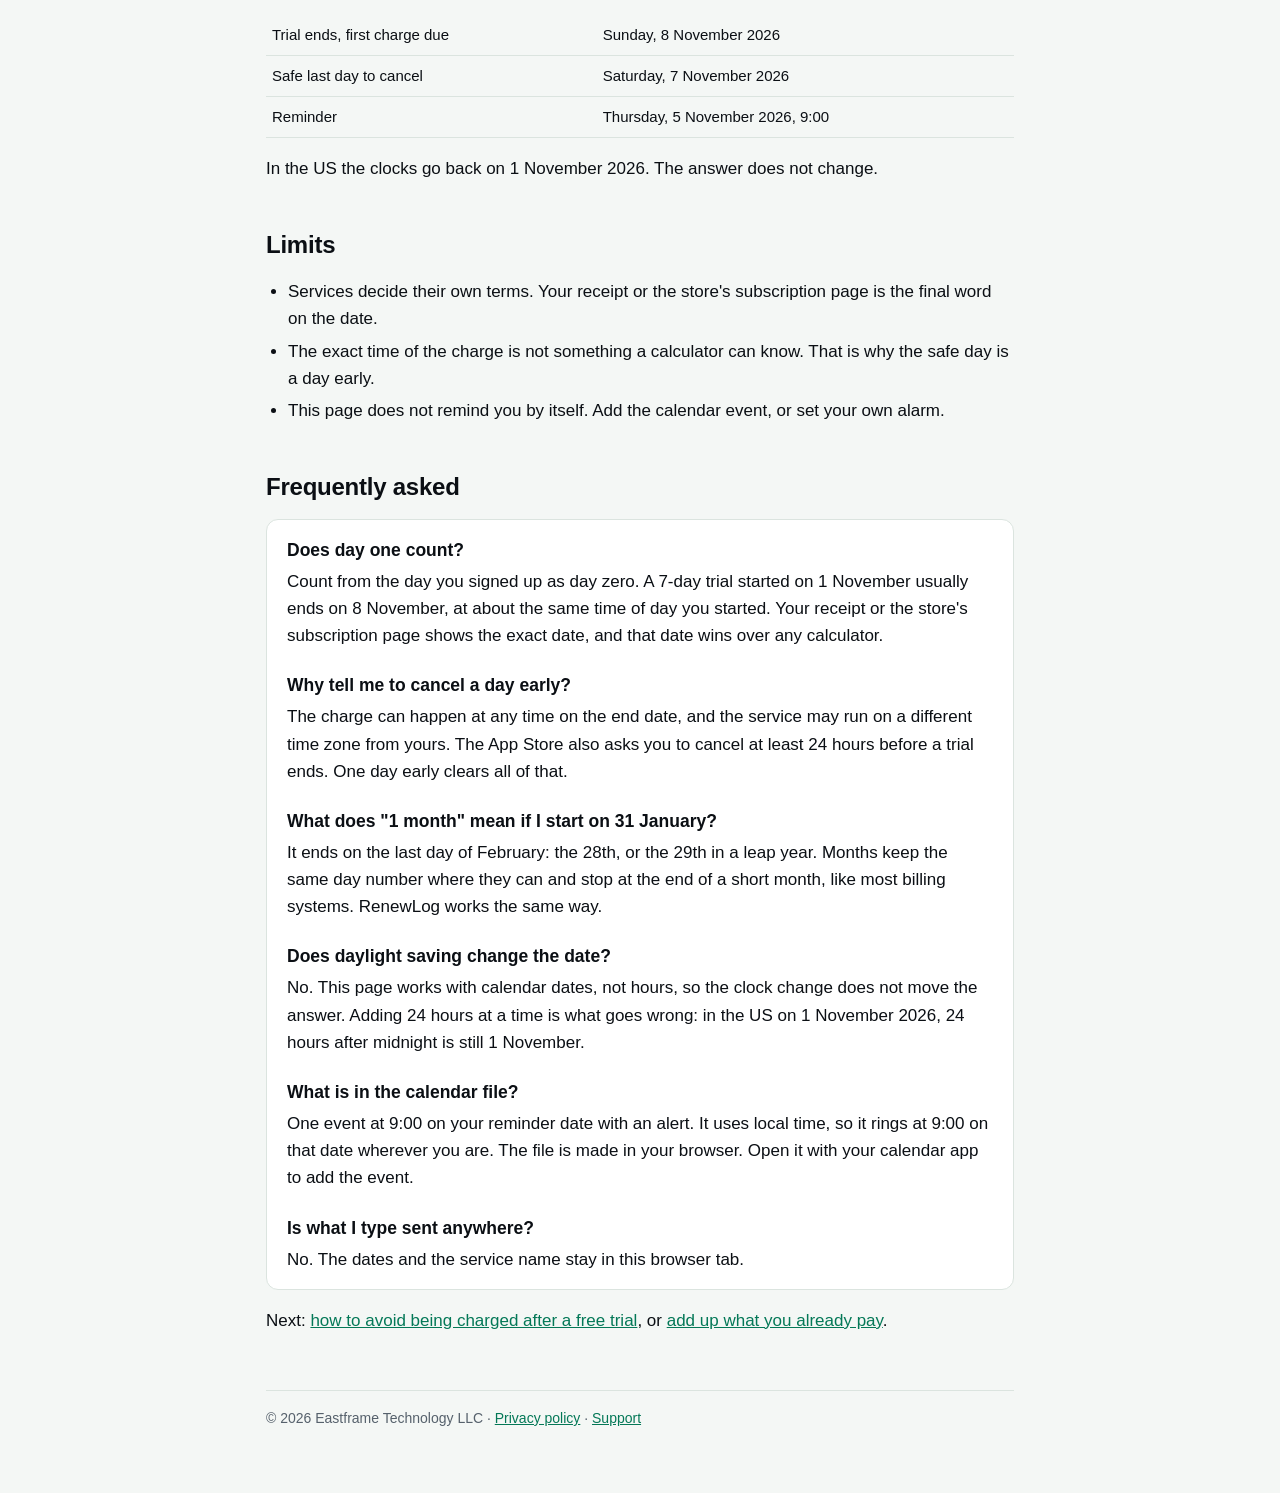
<file: tools/free-trial-calculator.html>
<!doctype html>
<html lang="en">
<head>
<meta charset="utf-8">
<meta name="viewport" content="width=device-width, initial-scale=1">
<title>Free trial calculator: end date and reminder date</title>
<meta name="description" content="Find when a free trial ends, the last safe day to cancel and the date to set a reminder. Calendar dates only, so daylight saving cannot shift the answer.">
<link rel="canonical" href="https://eastframe-technology.github.io/renewlog-support/tools/free-trial-calculator.html">
<meta property="og:type" content="website">
<meta property="og:title" content="Free trial end date and reminder calculator">
<meta property="og:description" content="Find when a free trial ends, the last safe day to cancel and the date to set a reminder. Calendar dates only, so daylight saving cannot shift the answer.">
<meta property="og:image" content="https://eastframe-technology.github.io/renewlog-support/img/og.jpg">
<meta property="og:url" content="https://eastframe-technology.github.io/renewlog-support/tools/free-trial-calculator.html">
<meta name="twitter:card" content="summary_large_image">
<link rel="icon" href="../icon.png">
<link rel="stylesheet" href="../style.css">
<script type="application/ld+json">
{"@context":"https://schema.org","@type":"FAQPage","mainEntity":[{"@type":"Question","name":"Does day one count?","acceptedAnswer":{"@type":"Answer","text":"Count from the day you signed up as day zero. A 7-day trial started on 1 November usually ends on 8 November, at about the same time of day you started. Your receipt or the store's subscription page shows the exact date, and that date wins over any calculator."}},{"@type":"Question","name":"Why tell me to cancel a day early?","acceptedAnswer":{"@type":"Answer","text":"The charge can happen at any time on the end date, and the service may run on a different time zone from yours. The App Store also asks you to cancel at least 24 hours before a trial ends. One day early clears all of that."}},{"@type":"Question","name":"What does \"1 month\" mean if I start on 31 January?","acceptedAnswer":{"@type":"Answer","text":"It ends on the last day of February: the 28th, or the 29th in a leap year. Months keep the same day number where they can and stop at the end of a short month, like most billing systems. RenewLog works the same way."}},{"@type":"Question","name":"Does daylight saving change the date?","acceptedAnswer":{"@type":"Answer","text":"No. This page works with calendar dates, not hours, so the clock change does not move the answer. Adding 24 hours at a time is what goes wrong: in the US on 1 November 2026, 24 hours after midnight is still 1 November."}},{"@type":"Question","name":"What is in the calendar file?","acceptedAnswer":{"@type":"Answer","text":"One event at 9:00 on your reminder date with an alert. It uses local time, so it rings at 9:00 on that date wherever you are. The file is made in your browser. Open it with your calendar app to add the event."}},{"@type":"Question","name":"Is what I type sent anywhere?","acceptedAnswer":{"@type":"Answer","text":"No. The dates and the service name stay in this browser tab."}}]}
</script>
</head>
<body>
<main>
  <nav><a class="home" href="../"><img src="../icon.png" alt="" width="24" height="24">RenewLog</a><a href="../tools/subscription-cost-calculator.html">Cost calculator</a><a href="../tools/free-trial-calculator.html">Trial calculator</a><a href="../guides/track-subscriptions-without-bank.html">Guides</a><a href="../index.html#support">Support</a></nav>

  <h1>Free trial end date and reminder calculator</h1>
  <p class="lead">Enter when your trial started and how long it lasts. You get the end date, the last safe day to cancel and the date to set a reminder. Nothing you type leaves this page.</p>

  <form class="card stack" id="form" autocomplete="off">
    <fieldset class="radio">
      <legend class="note" style="padding:0;margin-bottom:4px">What do you know?</legend>
      <label><input type="radio" name="mode" value="start" checked> When it started</label>
      <label><input type="radio" name="mode" value="end"> When it ends</label>
    </fieldset>
    <div id="byStart" class="stack">
      <label class="field"><span>Trial started on</span><input type="date" id="start"></label>
      <div>
        <div class="two">
          <label class="field"><span>Trial length</span><input type="number" id="length" min="1" max="1000" value="7" inputmode="numeric"></label>
          <label class="field"><span>Unit</span><select id="unit"><option value="day">Days</option><option value="week">Weeks</option><option value="month">Months</option><option value="year">Years</option></select></label>
        </div>
        <div class="chips">
          <button type="button" class="chip" data-n="3" data-u="day">3 days</button>
          <button type="button" class="chip" data-n="7" data-u="day">7 days</button>
          <button type="button" class="chip" data-n="14" data-u="day">14 days</button>
          <button type="button" class="chip" data-n="30" data-u="day">30 days</button>
          <button type="button" class="chip" data-n="1" data-u="month">1 month</button>
          <button type="button" class="chip" data-n="3" data-u="month">3 months</button>
        </div>
      </div>
    </div>
    <div id="byEnd" hidden>
      <label class="field"><span>Trial ends on</span><input type="date" id="end"></label>
    </div>
    <label class="field"><span>Remind me</span>
      <select id="lead"><option value="1">1 day before</option><option value="2">2 days before</option><option value="3" selected>3 days before</option><option value="7">7 days before</option><option value="14">14 days before</option></select>
    </label>
    <details>
      <summary>Optional: name and price</summary>
      <div class="stack" style="margin-top:10px">
        <label class="field"><span>Service name, for the calendar event</span><input type="text" id="name" maxlength="60"></label>
        <div class="three">
          <label class="field"><span>Price after</span><input type="text" id="price" inputmode="decimal" placeholder="9.99"></label>
          <label class="field"><span>Currency</span><select id="currency"></select></label>
          <label class="field"><span>Billed</span><select id="period"><option value="weekly">Weekly</option><option value="monthly" selected>Monthly</option><option value="quarterly">Quarterly</option><option value="yearly">Yearly</option></select></label>
        </div>
      </div>
    </details>
    <noscript><p class="warn">This calculator needs JavaScript. The method below works on paper too.</p></noscript>
  </form>

  <div class="result" aria-live="polite">
    <div id="result"></div>
    <button type="button" class="btn primary" id="ics" style="margin-top:14px" hidden>Add the reminder to my calendar</button>
  </div>
  <p class="after">Tracking more than one? <a href="https://play.google.com/store/apps/details?id=com.eastframe.renewlog">RenewLog for Android</a> reminds you before a trial turns paid and before each charge. No bank login.</p>

  <h2>How it works</h2>
  <ul>
    <li><strong>End date.</strong> Start date plus the trial length on the calendar. Days and weeks count calendar days. Months and years keep the same day number and stop at the end of a short month.</li>
    <li><strong>Safe last day to cancel.</strong> The calendar day before the end date.</li>
    <li><strong>Reminder.</strong> The number of calendar days you pick before the end date, at 9:00 your time. That is the same rule the RenewLog app uses for its trial warning.</li>
  </ul>
  <p>The sums use dates only, never hours. A local day can be 23 or 25 hours long when the clocks change, so adding 24 hours at a time can land on the wrong day.</p>

  <h2>Worked example</h2>
  <p>You start a 7-day trial on Sunday, 1 November 2026, and ask for a reminder 3 days before.</p>
  <table>
    <tr><td>Trial ends, first charge due</td><td>Sunday, 8 November 2026</td></tr>
    <tr><td>Safe last day to cancel</td><td>Saturday, 7 November 2026</td></tr>
    <tr><td>Reminder</td><td>Thursday, 5 November 2026, 9:00</td></tr>
  </table>
  <p>In the US the clocks go back on 1 November 2026. The answer does not change.</p>

  <h2>Limits</h2>
  <ul>
    <li>Services decide their own terms. Your receipt or the store's subscription page is the final word on the date.</li>
    <li>The exact time of the charge is not something a calculator can know. That is why the safe day is a day early.</li>
    <li>This page does not remind you by itself. Add the calendar event, or set your own alarm.</li>
  </ul>

  <h2>Frequently asked</h2>
  <div class="card faq">
    <h3>Does day one count?</h3>
    <p>Count from the day you signed up as day zero. A 7-day trial started on 1 November usually ends on 8 November, at about the same time of day you started. Your receipt or the store's subscription page shows the exact date, and that date wins over any calculator.</p>
    <h3>Why tell me to cancel a day early?</h3>
    <p>The charge can happen at any time on the end date, and the service may run on a different time zone from yours. The App Store also asks you to cancel at least 24 hours before a trial ends. One day early clears all of that.</p>
    <h3>What does "1 month" mean if I start on 31 January?</h3>
    <p>It ends on the last day of February: the 28th, or the 29th in a leap year. Months keep the same day number where they can and stop at the end of a short month, like most billing systems. RenewLog works the same way.</p>
    <h3>Does daylight saving change the date?</h3>
    <p>No. This page works with calendar dates, not hours, so the clock change does not move the answer. Adding 24 hours at a time is what goes wrong: in the US on 1 November 2026, 24 hours after midnight is still 1 November.</p>
    <h3>What is in the calendar file?</h3>
    <p>One event at 9:00 on your reminder date with an alert. It uses local time, so it rings at 9:00 on that date wherever you are. The file is made in your browser. Open it with your calendar app to add the event.</p>
    <h3>Is what I type sent anywhere?</h3>
    <p>No. The dates and the service name stay in this browser tab.</p>
  </div>

  <p>Next: <a href="../guides/avoid-free-trial-charge.html">how to avoid being charged after a free trial</a>, or <a href="subscription-cost-calculator.html">add up what you already pay</a>.</p>

  <footer>© 2026 Eastframe Technology LLC · <a href="../privacy.html">Privacy policy</a> · <a href="../#support">Support</a></footer>
</main>
<script src="schedule.js"></script>
<script src="free-trial-ui.js"></script>
</body>
</html>
</file>
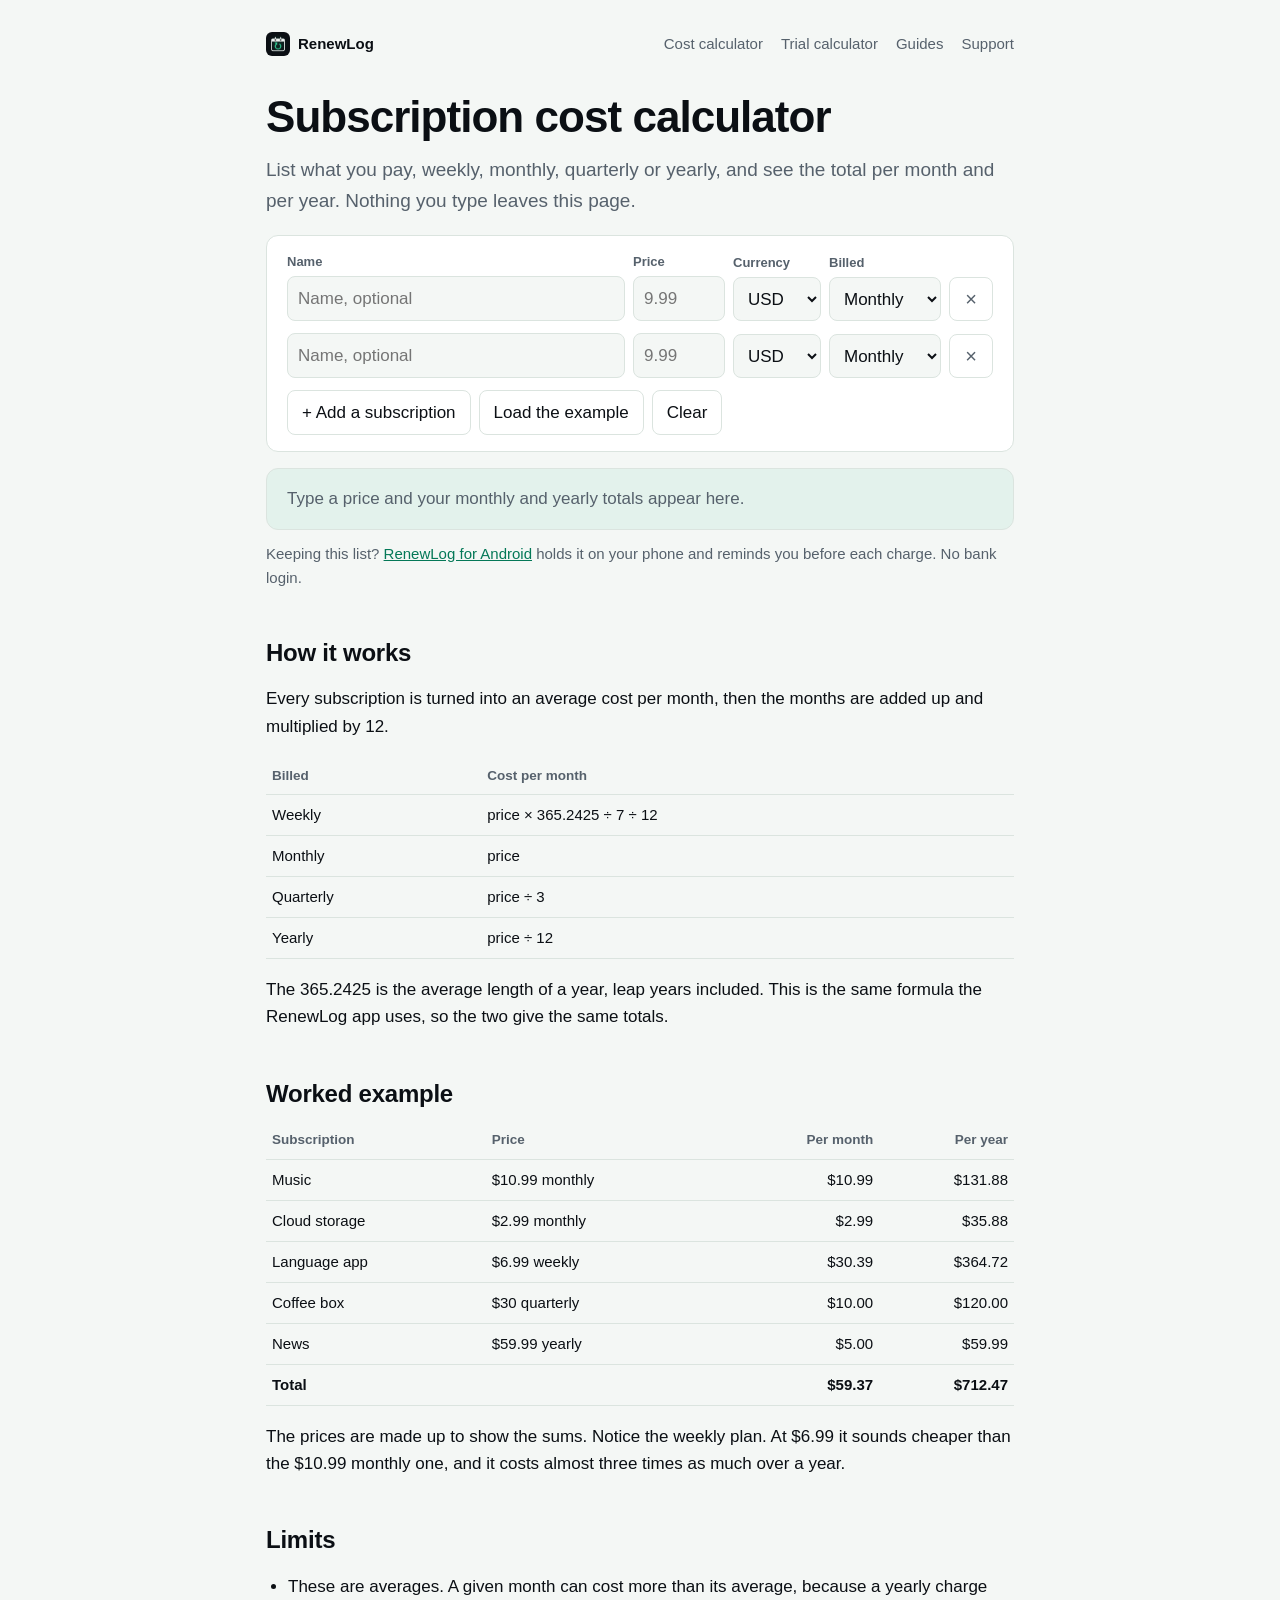
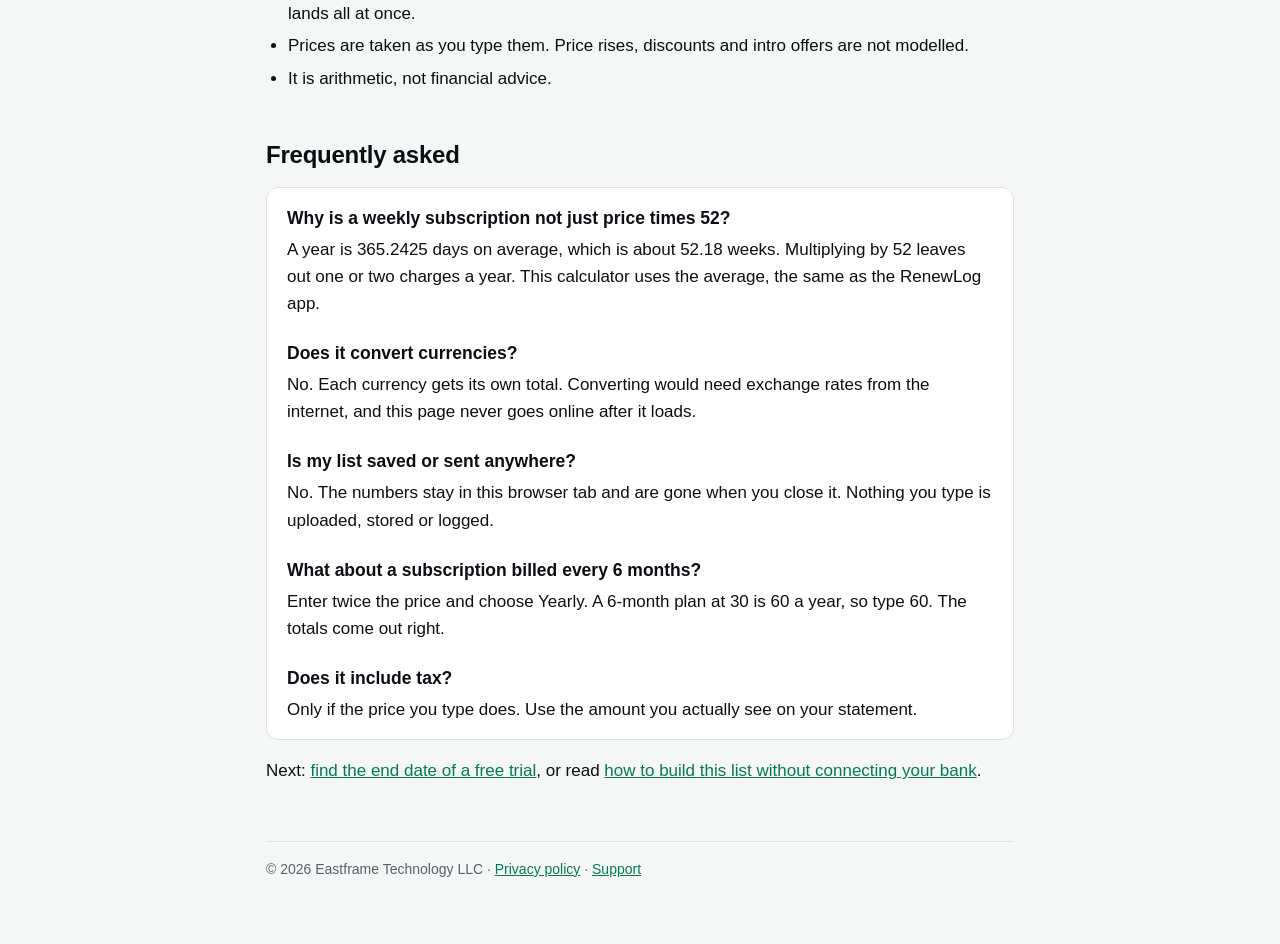
<file: tools/subscription-cost-calculator.html>
<!doctype html>
<html lang="en">
<head>
<meta charset="utf-8">
<meta name="viewport" content="width=device-width, initial-scale=1">
<title>Subscription cost calculator: monthly and yearly total</title>
<meta name="description" content="List your subscriptions with price and billing period, weekly, monthly, quarterly or yearly, and see the monthly and yearly total. Free, nothing is uploaded.">
<link rel="canonical" href="https://eastframe-technology.github.io/renewlog-support/tools/subscription-cost-calculator.html">
<meta property="og:type" content="website">
<meta property="og:title" content="Subscription cost calculator">
<meta property="og:description" content="List your subscriptions with price and billing period, weekly, monthly, quarterly or yearly, and see the monthly and yearly total. Free, nothing is uploaded.">
<meta property="og:image" content="https://eastframe-technology.github.io/renewlog-support/img/og.jpg">
<meta property="og:url" content="https://eastframe-technology.github.io/renewlog-support/tools/subscription-cost-calculator.html">
<meta name="twitter:card" content="summary_large_image">
<link rel="icon" href="../icon.png">
<link rel="stylesheet" href="../style.css">
<script type="application/ld+json">
{"@context":"https://schema.org","@type":"FAQPage","mainEntity":[{"@type":"Question","name":"Why is a weekly subscription not just price times 52?","acceptedAnswer":{"@type":"Answer","text":"A year is 365.2425 days on average, which is about 52.18 weeks. Multiplying by 52 leaves out one or two charges a year. This calculator uses the average, the same as the RenewLog app."}},{"@type":"Question","name":"Does it convert currencies?","acceptedAnswer":{"@type":"Answer","text":"No. Each currency gets its own total. Converting would need exchange rates from the internet, and this page never goes online after it loads."}},{"@type":"Question","name":"Is my list saved or sent anywhere?","acceptedAnswer":{"@type":"Answer","text":"No. The numbers stay in this browser tab and are gone when you close it. Nothing you type is uploaded, stored or logged."}},{"@type":"Question","name":"What about a subscription billed every 6 months?","acceptedAnswer":{"@type":"Answer","text":"Enter twice the price and choose Yearly. A 6-month plan at 30 is 60 a year, so type 60. The totals come out right."}},{"@type":"Question","name":"Does it include tax?","acceptedAnswer":{"@type":"Answer","text":"Only if the price you type does. Use the amount you actually see on your statement."}}]}
</script>
</head>
<body>
<main>
  <nav><a class="home" href="../"><img src="../icon.png" alt="" width="24" height="24">RenewLog</a><a href="../tools/subscription-cost-calculator.html">Cost calculator</a><a href="../tools/free-trial-calculator.html">Trial calculator</a><a href="../guides/track-subscriptions-without-bank.html">Guides</a><a href="../index.html#support">Support</a></nav>

  <h1>Subscription cost calculator</h1>
  <p class="lead">List what you pay, weekly, monthly, quarterly or yearly, and see the total per month and per year. Nothing you type leaves this page.</p>

  <div class="card">
    <div id="rows"></div>
    <div class="actions">
      <button type="button" class="btn" id="add">+ Add a subscription</button>
      <button type="button" class="btn" id="example">Load the example</button>
      <button type="button" class="btn" id="clear">Clear</button>
    </div>
    <noscript><p class="warn">This calculator needs JavaScript. The formula below works on paper too.</p></noscript>
  </div>
  <div class="result" id="result" aria-live="polite"></div>
  <p class="after">Keeping this list? <a href="https://play.google.com/store/apps/details?id=com.eastframe.renewlog">RenewLog for Android</a> holds it on your phone and reminds you before each charge. No bank login.</p>

  <h2>How it works</h2>
  <p>Every subscription is turned into an average cost per month, then the months are added up and multiplied by 12.</p>
  <table>
    <tr><th>Billed</th><th>Cost per month</th></tr>
    <tr><td>Weekly</td><td>price × 365.2425 ÷ 7 ÷ 12</td></tr>
    <tr><td>Monthly</td><td>price</td></tr>
    <tr><td>Quarterly</td><td>price ÷ 3</td></tr>
    <tr><td>Yearly</td><td>price ÷ 12</td></tr>
  </table>
  <p>The 365.2425 is the average length of a year, leap years included. This is the same formula the RenewLog app uses, so the two give the same totals.</p>

  <h2>Worked example</h2>
  <table>
    <tr><th>Subscription</th><th>Price</th><th class="num">Per month</th><th class="num">Per year</th></tr>
    <tr><td>Music</td><td>$10.99 monthly</td><td class="num">$10.99</td><td class="num">$131.88</td></tr>
    <tr><td>Cloud storage</td><td>$2.99 monthly</td><td class="num">$2.99</td><td class="num">$35.88</td></tr>
    <tr><td>Language app</td><td>$6.99 weekly</td><td class="num">$30.39</td><td class="num">$364.72</td></tr>
    <tr><td>Coffee box</td><td>$30 quarterly</td><td class="num">$10.00</td><td class="num">$120.00</td></tr>
    <tr><td>News</td><td>$59.99 yearly</td><td class="num">$5.00</td><td class="num">$59.99</td></tr>
    <tr><td><strong>Total</strong></td><td></td><td class="num"><strong>$59.37</strong></td><td class="num"><strong>$712.47</strong></td></tr>
  </table>
  <p>The prices are made up to show the sums. Notice the weekly plan. At $6.99 it sounds cheaper than the $10.99 monthly one, and it costs almost three times as much over a year.</p>

  <h2>Limits</h2>
  <ul>
    <li>These are averages. A given month can cost more than its average, because a yearly charge lands all at once.</li>
    <li>Prices are taken as you type them. Price rises, discounts and intro offers are not modelled.</li>
    <li>It is arithmetic, not financial advice.</li>
  </ul>

  <h2>Frequently asked</h2>
  <div class="card faq">
    <h3>Why is a weekly subscription not just price times 52?</h3>
    <p>A year is 365.2425 days on average, which is about 52.18 weeks. Multiplying by 52 leaves out one or two charges a year. This calculator uses the average, the same as the RenewLog app.</p>
    <h3>Does it convert currencies?</h3>
    <p>No. Each currency gets its own total. Converting would need exchange rates from the internet, and this page never goes online after it loads.</p>
    <h3>Is my list saved or sent anywhere?</h3>
    <p>No. The numbers stay in this browser tab and are gone when you close it. Nothing you type is uploaded, stored or logged.</p>
    <h3>What about a subscription billed every 6 months?</h3>
    <p>Enter twice the price and choose Yearly. A 6-month plan at 30 is 60 a year, so type 60. The totals come out right.</p>
    <h3>Does it include tax?</h3>
    <p>Only if the price you type does. Use the amount you actually see on your statement.</p>
  </div>

  <p>Next: <a href="free-trial-calculator.html">find the end date of a free trial</a>, or read <a href="../guides/track-subscriptions-without-bank.html">how to build this list without connecting your bank</a>.</p>

  <footer>© 2026 Eastframe Technology LLC · <a href="../privacy.html">Privacy policy</a> · <a href="../#support">Support</a></footer>
</main>
<script src="schedule.js"></script>
<script src="subscription-cost-ui.js"></script>
</body>
</html>
</file>
<file: style.css>
/* RenewLog: mint from the icon's renewal arrow, on the icon's near-black. */
:root { color-scheme: light dark; --bg:#f4f7f5; --fg:#0b0f14; --muted:#56616c; --accent:#047857; --on-accent:#ffffff; --tint:#e3f2ec; --card:#ffffff; --line:#dbe4df; --warn:#9a3412; }
@media (prefers-color-scheme: dark) { :root { --bg:#0b0f14; --fg:#ecf2f0; --muted:#9aa6b4; --accent:#34d399; --on-accent:#06281c; --tint:#10261f; --card:#131a20; --line:#232c34; --warn:#fdba74; } }
* { box-sizing: border-box; }
body { margin:0; background:var(--bg); color:var(--fg); font:17px/1.6 -apple-system, BlinkMacSystemFont, "Segoe UI", Roboto, sans-serif; overflow-wrap:anywhere; }
main { max-width:780px; margin:0 auto; padding:32px 16px 64px; }
nav { display:flex; gap:18px; flex-wrap:wrap; font-size:15px; margin-bottom:36px; align-items:center; }
nav a { color:var(--muted); text-decoration:none; } nav a:hover { color:var(--fg); }
nav a.home { color:var(--fg); font-weight:650; margin-right:auto; display:flex; align-items:center; gap:8px; }
nav img { width:24px; height:24px; border-radius:6px; }
h1 { font-size:clamp(30px, 6vw, 44px); line-height:1.12; margin:0 0 14px; letter-spacing:-0.022em; }
h2 { margin:48px 0 10px; font-size:24px; line-height:1.28; letter-spacing:-0.01em; } h3 { font-size:17.5px; margin:22px 0 4px; }
p.lead { color:var(--muted); font-size:19px; margin-top:0; }
a { color:var(--accent); }
.cta { display:inline-flex; align-items:center; gap:10px; background:var(--accent); color:var(--on-accent); text-decoration:none; font-weight:650; padding:13px 22px; border-radius:10px; margin:8px 0 4px; }
.cta svg { width:20px; height:20px; }
.note { color:var(--muted); font-size:14px; }
.muted { color:var(--muted); margin:0; }
.card { background:var(--card); border:1px solid var(--line); border-radius:12px; padding:16px 20px; margin:16px 0; }
.card > :first-child { margin-top:0; } .card > :last-child { margin-bottom:0; }
.grid { display:grid; grid-template-columns:repeat(auto-fit, minmax(220px, 1fr)); gap:12px; }
.grid .card { margin:0; } .grid h3 { margin-top:0; }
.tools { display:grid; grid-template-columns:repeat(auto-fit, minmax(260px, 1fr)); gap:12px; margin-top:32px; }
.tools a { display:block; background:var(--tint); border:1px solid var(--line); border-left:4px solid var(--accent); border-radius:10px; padding:14px 16px; text-decoration:none; color:var(--fg); }
.tools a strong { display:block; color:var(--accent); margin-bottom:2px; }
.tools a span { font-size:15px; color:var(--muted); }
.shots { display:flex; gap:12px; overflow-x:auto; padding:8px 16px 12px; margin:28px -16px 0; scroll-snap-type:x mandatory; }
.shots img { width:200px; height:auto; border-radius:14px; flex:none; scroll-snap-align:start; background:#0b0f14; }
ul, ol { padding-left:22px; } li { margin:5px 0; }
table { border-collapse:collapse; width:100%; font-size:15px; margin:12px 0 0; } td, th { border-bottom:1px solid var(--line); padding:8px 6px; text-align:left; vertical-align:top; }
th { font-weight:600; color:var(--muted); font-size:13.5px; }
.num { text-align:right; font-variant-numeric:tabular-nums; white-space:nowrap; }
footer { color:var(--muted); font-size:14px; margin-top:56px; border-top:1px solid var(--line); padding-top:16px; }
.faq h3:first-child { margin-top:0; } .faq p { margin:0 0 6px; }

/* Tools */
input, select, button { font:inherit; color:inherit; }
input[type=text], input[type=number], input[type=date], select { width:100%; min-height:44px; padding:8px 10px; border:1px solid var(--line); border-radius:8px; background:var(--bg); }
input:focus-visible, select:focus-visible, button:focus-visible, a:focus-visible { outline:2px solid var(--accent); outline-offset:2px; }
.field { display:block; min-width:0; } .field > span { display:block; font-size:13px; font-weight:600; color:var(--muted); margin-bottom:3px; }
.row { display:grid; grid-template-columns:minmax(0,1fr) 92px 88px 112px 44px; gap:8px; align-items:end; padding:0 0 12px; }
.row + .row .field > span { display:none; }
.row .del { height:44px; }
.btn, .del, .chip { min-height:44px; padding:8px 14px; border:1px solid var(--line); border-radius:8px; background:var(--card); cursor:pointer; }
.del { padding:0; font-size:20px; color:var(--muted); background:transparent; }
.btn.primary { background:var(--accent); color:var(--on-accent); border-color:var(--accent); font-weight:650; }
.actions { display:flex; flex-wrap:wrap; gap:8px; }
.result { background:var(--tint); border:1px solid var(--line); border-radius:12px; padding:16px 20px; margin:16px 0 0; }
.totals { display:grid; grid-template-columns:1fr 1fr; gap:12px; margin-bottom:6px; }
.totals .label, .answer .label { display:block; font-size:13.5px; font-weight:600; color:var(--muted); }
.totals strong { display:block; font-size:clamp(26px, 6.4vw, 36px); line-height:1.2; font-variant-numeric:tabular-nums; letter-spacing:-0.015em; }
.after { font-size:15px; color:var(--muted); margin:12px 0 0; }
.answer { padding:10px 0; border-bottom:1px solid var(--line); } .answer:first-child { padding-top:0; }
.answer strong { display:block; font-size:clamp(19px, 4.6vw, 23px); line-height:1.3; }
.answer .note { display:block; margin-top:2px; }
.warn { color:var(--warn); font-weight:600; margin:10px 0 0; }
.stakes { margin:12px 0 0; }
.two { display:grid; grid-template-columns:1fr 1fr; gap:10px; }
.three { display:grid; grid-template-columns:1fr 1fr 1fr; gap:10px; }
.chips { display:flex; flex-wrap:wrap; gap:6px; margin-top:8px; } .chip { padding:6px 12px; font-size:15px; min-height:38px; border-radius:20px; }
.radio { display:flex; flex-wrap:wrap; gap:6px 18px; margin:0 0 14px; border:0; padding:0; } .radio label { display:flex; align-items:center; gap:7px; min-height:32px; }
summary { cursor:pointer; color:var(--accent); font-size:15px; min-height:32px; }
.stack > * + * { margin-top:12px; }
[hidden] { display:none !important; }
@media (max-width: 560px) {
  nav { gap:14px; font-size:14px; } nav a.home { width:100%; margin-bottom:2px; }
  .row { grid-template-columns:minmax(0,1fr) 84px 108px; grid-template-areas:"name name del" "price cur per"; padding:12px 0; border-top:1px solid var(--line); }
  .row:first-child { border-top:0; padding-top:0; }
  .row .field:nth-child(1) { grid-area:name; }
  .row .field:nth-child(2) { grid-area:price; }
  .row .field:nth-child(3) { grid-area:cur; }
  .row .field:nth-child(4) { grid-area:per; }
  .row .del { grid-area:del; justify-self:end; width:44px; }
  .row + .row .field > span { display:block; }
}
</file>
